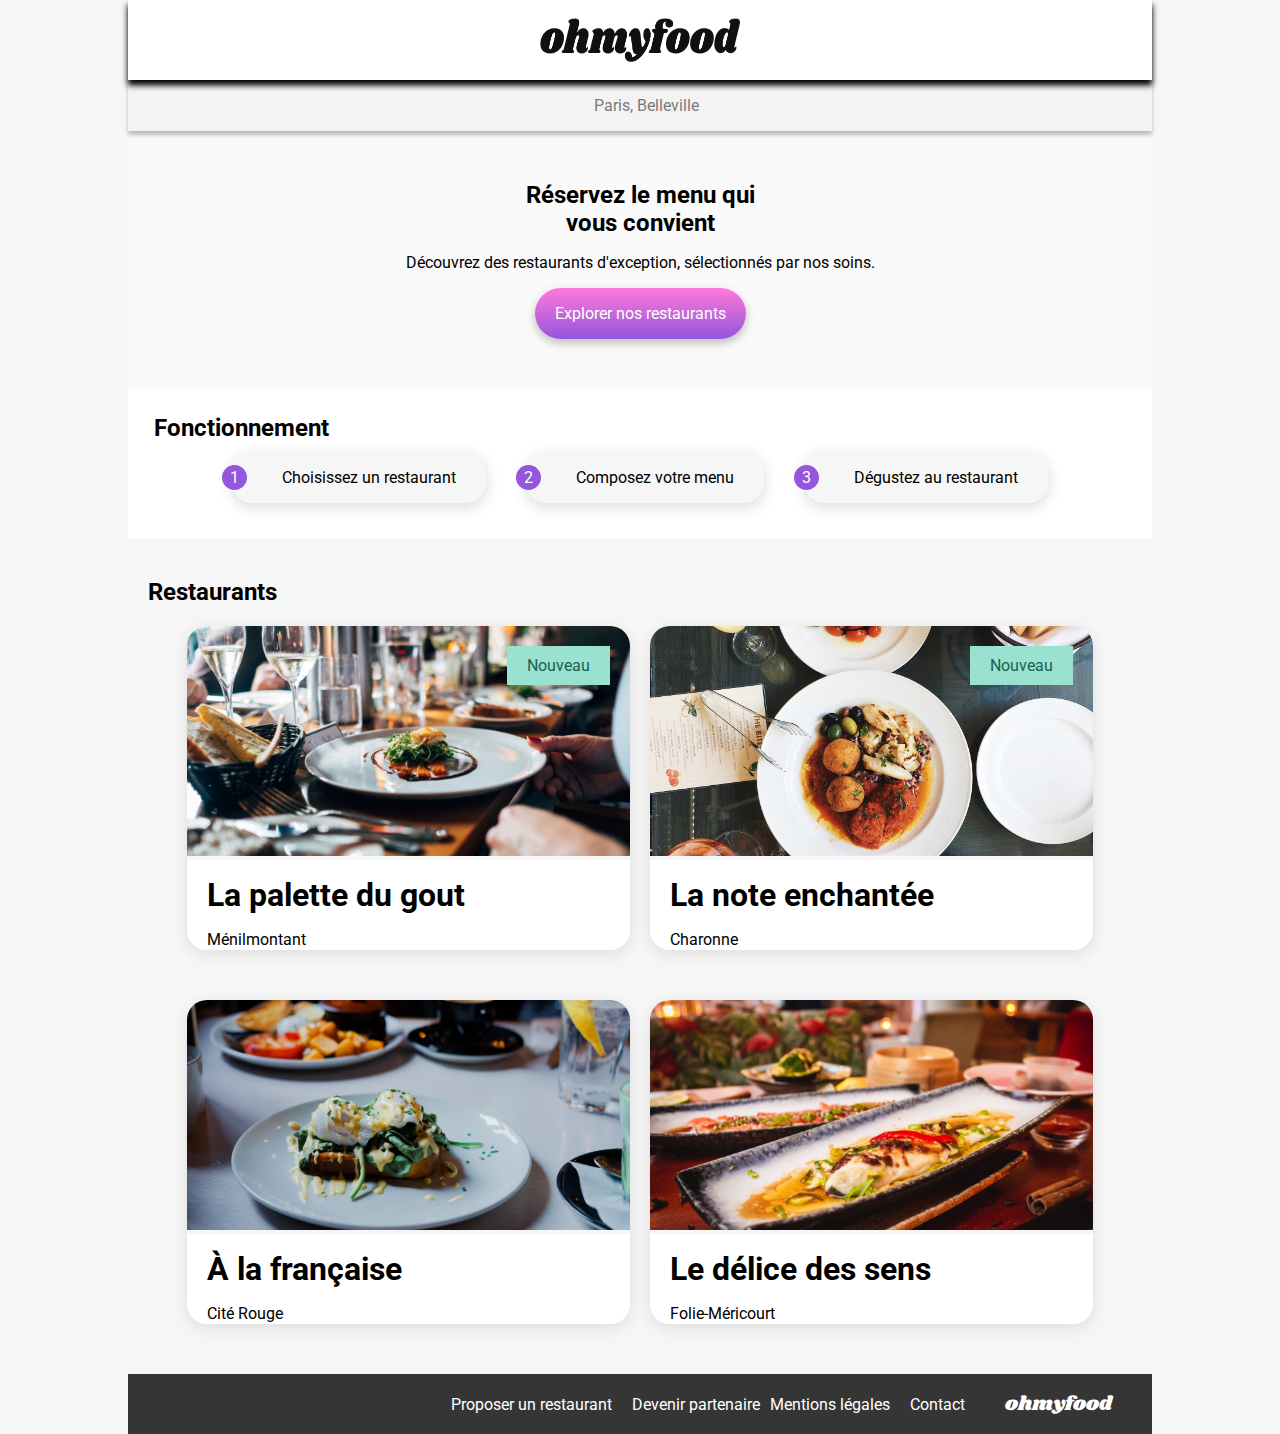
<file: index.html>
<!DOCTYPE html>
<html lang="en">

<head>
    <meta charset="UTF-8">
    <meta name="viewport" content="width=device-width, initial-scale=1.0">
    <title>OhMyFood</title>
    <link rel="preconnect" href="https://fonts.googleapis.com">
    <link rel="preconnect" href="https://fonts.gstatic.com" crossorigin>
    <link href="https://fonts.googleapis.com/css2?family=Roboto:ital,wght@0,100;0,300;0,400;0,500;0,700;0,900;1,100;1,300;1,400;1,500;1,700;1,900&display=swap" rel="stylesheet">
    <link href="https://fonts.googleapis.com/css2?family=Shrikhand&display=swap" rel="stylesheet">
    <link rel="stylesheet" href="https://cdnjs.cloudflare.com/ajax/libs/font-awesome/6.2.1/css/all.min.css" integrity="sha512-MV7K8+y+gLIBoVD59lQIYicR65iaqukzvf/nwasF0nqhPay5w/9lJmVM2hMDcnK1OnMGCdVK+iQrJ7lzPJQd1w==" crossorigin="anonymous" referrerpolicy="no-referrer">
    <link rel="stylesheet" href="./css/style.css">
    <link rel="stylesheet" href="./css/homepage.css" />
    <link rel="stylesheet" href="./css/animations.css" />
</head>

<body>

    <!-----------LOADING SPINNER --------->
    <div class="spinner">
        <div class="spinner__border">
            <div class="spinner__center"></div>
        </div>
    </div>
    <!----------- HEADER/LOCATION--------->
    <header>
        <div class="header">
            <a href="index.html"><img src="./images/logo/ohmyfood.png" class="header__logo" alt="logo OhMyFood"></a>
        </div>
    </header>
    <!----------- LOCATION --------->
    <main class="main">
        <div class="location">
            <div class="location__icon">
                <i class="fas fa-map-marker-alt"></i>
            </div>
            <div class="location__city">
                <p>Paris, Belleville</p>
            </div>
        </div>


        <!----------- HERO --------->
        <section class="hero">
            <div class="hero__container">
                <h2 class="hero__title">Réservez le menu qui vous convient</h2>
                <p class="hero__text">Découvrez des restaurants d'exception, sélectionnés par nos soins.</p>
                <div class="hero__button">
                    <a href="#restaurants">
                        <p>Explorer nos restaurants</p>
                    </a>
                </div>
            </div>
        </section>
    </main>
    <!----------- FONCTIONNEMENT --------->
    <section class="fonction">
        <div class="fonction__container">
            <h2 class="fonction__title">Fonctionnement</h2>
        </div>

        <div class="fonction__options">
            <div class="fonction__options-row">
                <div class="fonction__number">1</div>
                <div class="fonction__icon"><i class="fas fa-mobile-alt"></i></div>
                <p class="fonction__text">Choisissez un restaurant</p>
            </div>

            <div class="fonction__options-row">
                <div class="fonction__number">2</div>
                <div class="fonction__icon"><i class="fas fa-list-ul"></i></div>
                <p class="fonction__text">Composez votre menu</p>
            </div>

            <div class="fonction__options-row">
                <div class="fonction__number">3</div>
                <div class="fonction__icon"><i class="fas fa-store"></i></div>
                <p class="fonction__text">Dégustez au restaurant</p>
            </div>
        </div>
    </section>

    <!----------- RESTAURANTS --------->
    <section class="restaurants" id="restaurants">
        <h2 class="restaurants__title">Restaurants</h2>
        <div class="restaurants__liste">
            <div class="restaurants__card">
                <a href="restaurants/la-palette-du-gout.html">
                    <div class="restaurants__card-image">
                        <img src="./images/restaurants/jay-wennington-N_Y88TWmGwA-unsplash.jpg" alt="La palette du gout à Ménilmontant">
                        <!---------- BADGE/NOUVEAU ------->
                        <div class="restaurants__card-new">
                            <p>Nouveau</p>
                        </div>
                    </div>
                </a>
                <div class="restaurants__block">
                    <div class="restaurants__block-info">
                        <h3 class="restaurants__card-name">La palette du gout</h3>
                        <p class="restaurants__card-city">Ménilmontant</p>
                    </div>
                    <div class="restaurants-card-favorite">
                        <!-- pour mettre l'icone du coeur -->
                        <span class="heart">
                                <input type="checkbox" id="heart-checkbox-1" class="heart-checkbox" />
                                <label for="heart-checkbox-1" class="heart-label">
                                    <i class="fa-regular fa-heart heart-icon"></i>
                                    <i class="fa-solid fa-heart heart-icon solid-heart"></i>
                                </label>
                            </span>
                    </div>
                </div>
            </div>

            <div class="restaurants__card">
                <a href="restaurants/la-note-enchantee.html">
                    <div class="restaurants__card-image">
                        <img src="./images/restaurants/stil-u2Lp8tXIcjw-unsplash.jpg" alt="La note enchantée à Charonne">
                        <!---------- BADGE/NOUVEAU ------->
                        <div class="restaurants__card-new">
                            <p>Nouveau</p>
                        </div>
                    </div>
                </a>
                <div class="restaurants__block">
                    <div class="restaurants__block-info">
                        <h3 class="restaurants__card-name">La note enchantée</h3>
                        <p class="restaurants__card-city">Charonne</p>
                    </div>

                    <div class="restaurants-card-favorite">
                        <!-- pour mettre l'icone du coeur -->
                        <span class="heart">
                                <input type="checkbox" id="heart-checkbox-2" class="heart-checkbox" />
                                <label for="heart-checkbox-2" class="heart-label">
                                    <i class="fa-regular fa-heart heart-icon"></i>
                                    <i class="fa-solid fa-heart heart-icon solid-heart"></i>
                                </label>
                            </span>
                    </div>
                </div>
            </div>

            <div class="restaurants__card">
                <a href="restaurants/a-la-francaise.html">
                    <div class="restaurants__card-image">
                        <img src="./images/restaurants/toa-heftiba-DQKerTsQwi0-unsplash.jpg" alt="À la française à Cité Rouge">
                    </div>
                </a>

                <div class="restaurants__block">
                    <div class="restaurants__block-info">
                        <h3 class="restaurants__card-name">À la française</h3>
                        <p class="restaurants__card-city">Cité Rouge</p>
                    </div>

                    <div class="restaurants-card-favorite">
                        <!-- pour mettre l'icone du coeur -->
                        <span class="heart">
                                <input type="checkbox" id="heart-checkbox-3" class="heart-checkbox" />
                                <label for="heart-checkbox-3" class="heart-label">
                                    <i class="fa-regular fa-heart heart-icon"></i>
                                    <i class="fa-solid fa-heart heart-icon solid-heart"></i>
                                </label>
                            </span>
                    </div>
                </div>
            </div>

            <div class="restaurants__card">
                <a href="restaurants/le-delice-des-sens.html">
                    <div class="restaurants__card-image">
                        <img src="./images/restaurants/louis-hansel-shotsoflouis-qNBGVyOCY8Q-unsplash.jpg" alt="Le délice des sens à Folie-Méricourt ">
                    </div>
                </a>

                <div class="restaurants__block">
                    <div class="restaurants__block-info">
                        <h3 class="restaurants__card-name">Le délice des sens</h3>
                        <p class="restaurants__card-city">Folie-Méricourt</p>
                    </div>

                    <div class="restaurants-card-favorite"></div>
                    <!-- pour mettre l'icone du coeur -->
                    <span class="heart">
                            <input type="checkbox" id="heart-checkbox-4" class="heart-checkbox" />
                            <label for="heart-checkbox-4" class="heart-label">
                                <i class="fa-regular fa-heart heart-icon"></i>
                                <i class="fa-solid fa-heart heart-icon solid-heart"></i>
                            </label>
                        </span>
                </div>
            </div>
        </div>
    </section>
    <!----------- FOOTER --------->
    <footer class="footer">
        <div class="footer__block">
            <div class="footer-logo">
                <a href="index.html">ohmyfood</a>
            </div>

            <div class="footer__block-liens">
                <div class="footer__line">
                    <div class="footer__block-lien">
                        <i class="fa-solid fa-utensils"></i>
                    </div>
                    <h3 class="footer__block-link__title">Proposer un restaurant</h3>
                </div>

                <div class="footer__line">
                    <div class="footer__block-lien">
                        <i class="fas fa-hands-helping"></i>
                    </div>
                    <h3 class="footer__block-link__title">Devenir partenaire</h3>
                </div>

                <div class="footer__block-lien">
                    <h3 class="footer__block-link__title">Mentions légales</h3>
                </div>

                <div class="footer__block-lien">
                    <h3 class="footer__block-link__title"><a href="mailto:contact@ohmyfood.com">Contact</a></h3>
                </div>
            </div>
        </div>
    </footer>
</body>

</html>
</file>
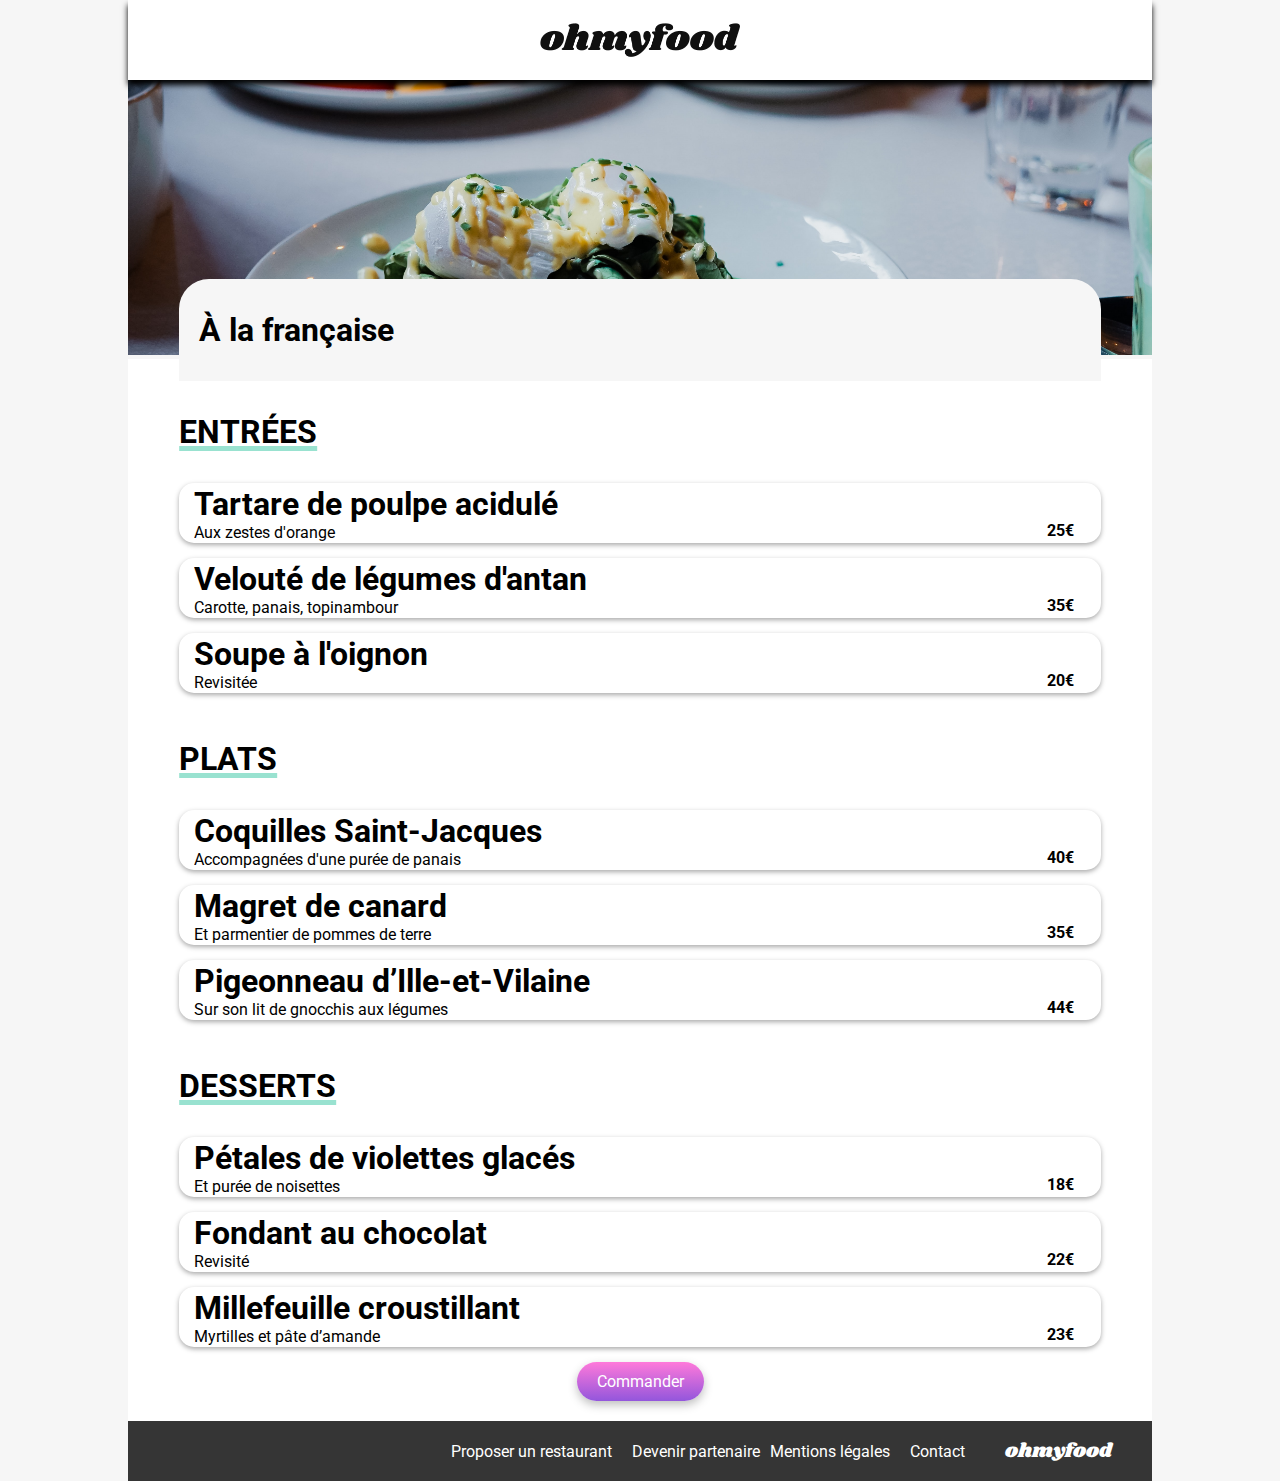
<file: restaurants/a-la-francaise.html>
<!DOCTYPE html>
<html lang="en">

<head>
    <meta charset="UTF-8">
    <meta name="viewport" content="width=device-width, initial-scale=1.0">
    <title>À la française</title>
    <link rel="preconnect" href="https://fonts.googleapis.com">
    <link rel="preconnect" href="https://fonts.gstatic.com" crossorigin>
    <link href="https://fonts.googleapis.com/css2?family=Roboto:ital,wght@0,100;0,300;0,400;0,500;0,700;0,900;1,100;1,300;1,400;1,500;1,700;1,900&display=swap" rel="stylesheet">
    <link href="https://fonts.googleapis.com/css2?family=Shrikhand&display=swap" rel="stylesheet">
    <link rel="stylesheet" href="https://cdnjs.cloudflare.com/ajax/libs/font-awesome/6.2.1/css/all.min.css" integrity="sha512-MV7K8+y+gLIBoVD59lQIYicR65iaqukzvf/nwasF0nqhPay5w/9lJmVM2hMDcnK1OnMGCdVK+iQrJ7lzPJQd1w==" crossorigin="anonymous" referrerpolicy="no-referrer">
    <link rel="stylesheet" href="../css/style.css" />
    <link rel="stylesheet" href="../css/restaurants.css" />
    <link rel="stylesheet" href="../css/animations.css" />
</head>

<body>

    <!----------- LOGO --------->
    <header>
        <div class="header__arrow-back">
            <a href="../index.html">
                <i class="fa-solid fa-arrow-left"></i>
            </a>
        </div>
        <img src="../images/logo/ohmyfood.png" alt="image de présentation du restaurant" class="header__logo">
    </header>
    <!----------- IMAGE --------->
    <div class="img">
        <img class="img__image" src="../images/restaurants/toa-heftiba-DQKerTsQwi0-unsplash.jpg" alt="À la française">
    </div>

    <!----------- TITRE --------->
    <section id="menu">
        <div class="menu__title">
            <div class="menu__title-header">
                <h2 class="menu__title-restaurant">À la française</h2>
                <div class="menu__title-favorite">
                    <!-- pour mettre l'icone du coeur -->
                    <span class="heart">
                        <input type="checkbox" id="heart-checkbox" class="heart-checkbox" />
                        <label for="heart-checkbox" class="heart-label">
                            <i class="fa-regular fa-heart heart-icon"></i>
                            <i class="fa-solid fa-heart heart-icon solid-heart"></i>
                        </label>
                    </span>
                </div>
            </div>
        </div>

        <!----------- MENU/CARD --------->
        <div class="menu__card">
            <div class="menu__card-txt">
                <h3 class="menu__card-title">ENTRÉES</h3>
            </div>
        </div>

        <article class="article__menu" id="article_1">
            <div class="description">
                <h4>Tartare de poulpe acidulé</h4>
                <p>Aux zestes d'orange</p>
            </div>
            <div class="menu__card-prix">25€</div>
            <div class="menu__card-choix">
                <i class="fa-solid fa-circle-check" aria-hidden="true"></i>
            </div>
        </article>

        <article class="article__menu" id="article_2">
            <div class="description">
                <h4>Velouté de légumes d'antan</h4>
                <p>Carotte, panais, topinambour</p>
            </div>
            <div class="menu__card-prix">35€</div>
            <div class="menu__card-choix">
                <i class="fa-solid fa-circle-check" aria-hidden="true"></i>
            </div>
        </article>

        <article class="article__menu" id="article_3">
            <div class="description">
                <h4>Soupe à l'oignon</h4>
                <p>Revisitée</p>
            </div>
            <div class="menu__card-prix">20€</div>
            <div class="menu__card-choix">
                <i class="fa-solid fa-circle-check" aria-hidden="true"></i>
            </div>
        </article>
        <div class="menu__card-txt">
            <h3 class="menu__card-title">PLATS</h3>
        </div>
        <article class="article__menu" id="article_4">
            <div class="description">
                <h4>Coquilles Saint-Jacques</h4>
                <p>Accompagnées d'une purée de panais</p>
            </div>
            <div class="menu__card-prix">40€</div>
            <div class="menu__card-choix">
                <i class="fa-solid fa-circle-check" aria-hidden="true"></i>
            </div>
        </article>

        <article class="article__menu" id="article_5">
            <div class="description">
                <h4>Magret de canard</h4>
                <p>Et parmentier de pommes de terre</p>
            </div>
            <div class="menu__card-prix">35€</div>
            <div class="menu__card-choix">
                <i class="fa-solid fa-circle-check" aria-hidden="true"></i>
            </div>
        </article>

        <article class="article__menu" id="article_6">
            <div class="description">
                <h4>Pigeonneau d’Ille-et-Vilaine</h4>
                <p>Sur son lit de gnocchis aux légumes</p>
            </div>
            <div class="menu__card-prix">44€</div>
            <div class="menu__card-choix">
                <i class="fa-solid fa-circle-check" aria-hidden="true"></i>
            </div>
        </article>

        <div class="menu__card-txt">
            <h3 class="menu__card-title">DESSERTS</h3>
        </div>

        <article class="article__menu" id="article_7">
            <div class="description">
                <h4>Pétales de violettes glacés</h4>
                <p>Et purée de noisettes</p>
            </div>
            <div class="menu__card-prix">18€</div>
            <div class="menu__card-choix">
                <i class="fa-solid fa-circle-check" aria-hidden="true"></i>
            </div>
        </article>

        <article class="article__menu" id="article_8">
            <div class="description">
                <h4>Fondant au chocolat</h4>
                <p>Revisité</p>
            </div>
            <div class="menu__card-prix">22€</div>
            <div class="menu__card-choix">
                <i class="fa-solid fa-circle-check" aria-hidden="true"></i>
            </div>
        </article>

        <article class="article__menu" id="article_9">
            <div class="description">
                <h4>Millefeuille croustillant</h4>
                <p>Myrtilles et pâte d’amande</p>
            </div>
            <div class="menu__card-prix">23€</div>
            <div class="menu__card-choix">
                <i class="fa-solid fa-circle-check" aria-hidden="true"></i>
            </div>
        </article>

        <!----------- COMMANDER --------->
        <div class="menu__commander-button">
            <div class="menu__button">Commander</div>
        </div>
    </section>


    <!----------- FOOTER --------->
    <footer class="footer">
        <div class="footer__block">
            <div class="footer-logo">
                <a href="index.html">ohmyfood</a>
            </div>

            <div class="footer__block-liens">
                <div class="footer__line">
                    <div class="footer__block-lien">
                        <i class="fa-solid fa-utensils"></i>
                    </div>
                    <h3 class="footer__block-link__title">Proposer un restaurant</h3>
                </div>

                <div class="footer__line">
                    <div class="footer__block-lien">
                        <i class="fas fa-hands-helping"></i>
                    </div>
                    <h3 class="footer__block-link__title">Devenir partenaire</h3>
                </div>

                <div class="footer__block-lien">
                    <h3 class="footer__block-link__title">Mentions légales</h3>
                </div>

                <div class="footer__block-lien">
                    <h3 class="footer__block-link__title"><a href="mailto:contact@ohmyfood.com">Contact</a></h3>
                </div>
            </div>
        </div>
    </footer>
</body>

</html>
</file>
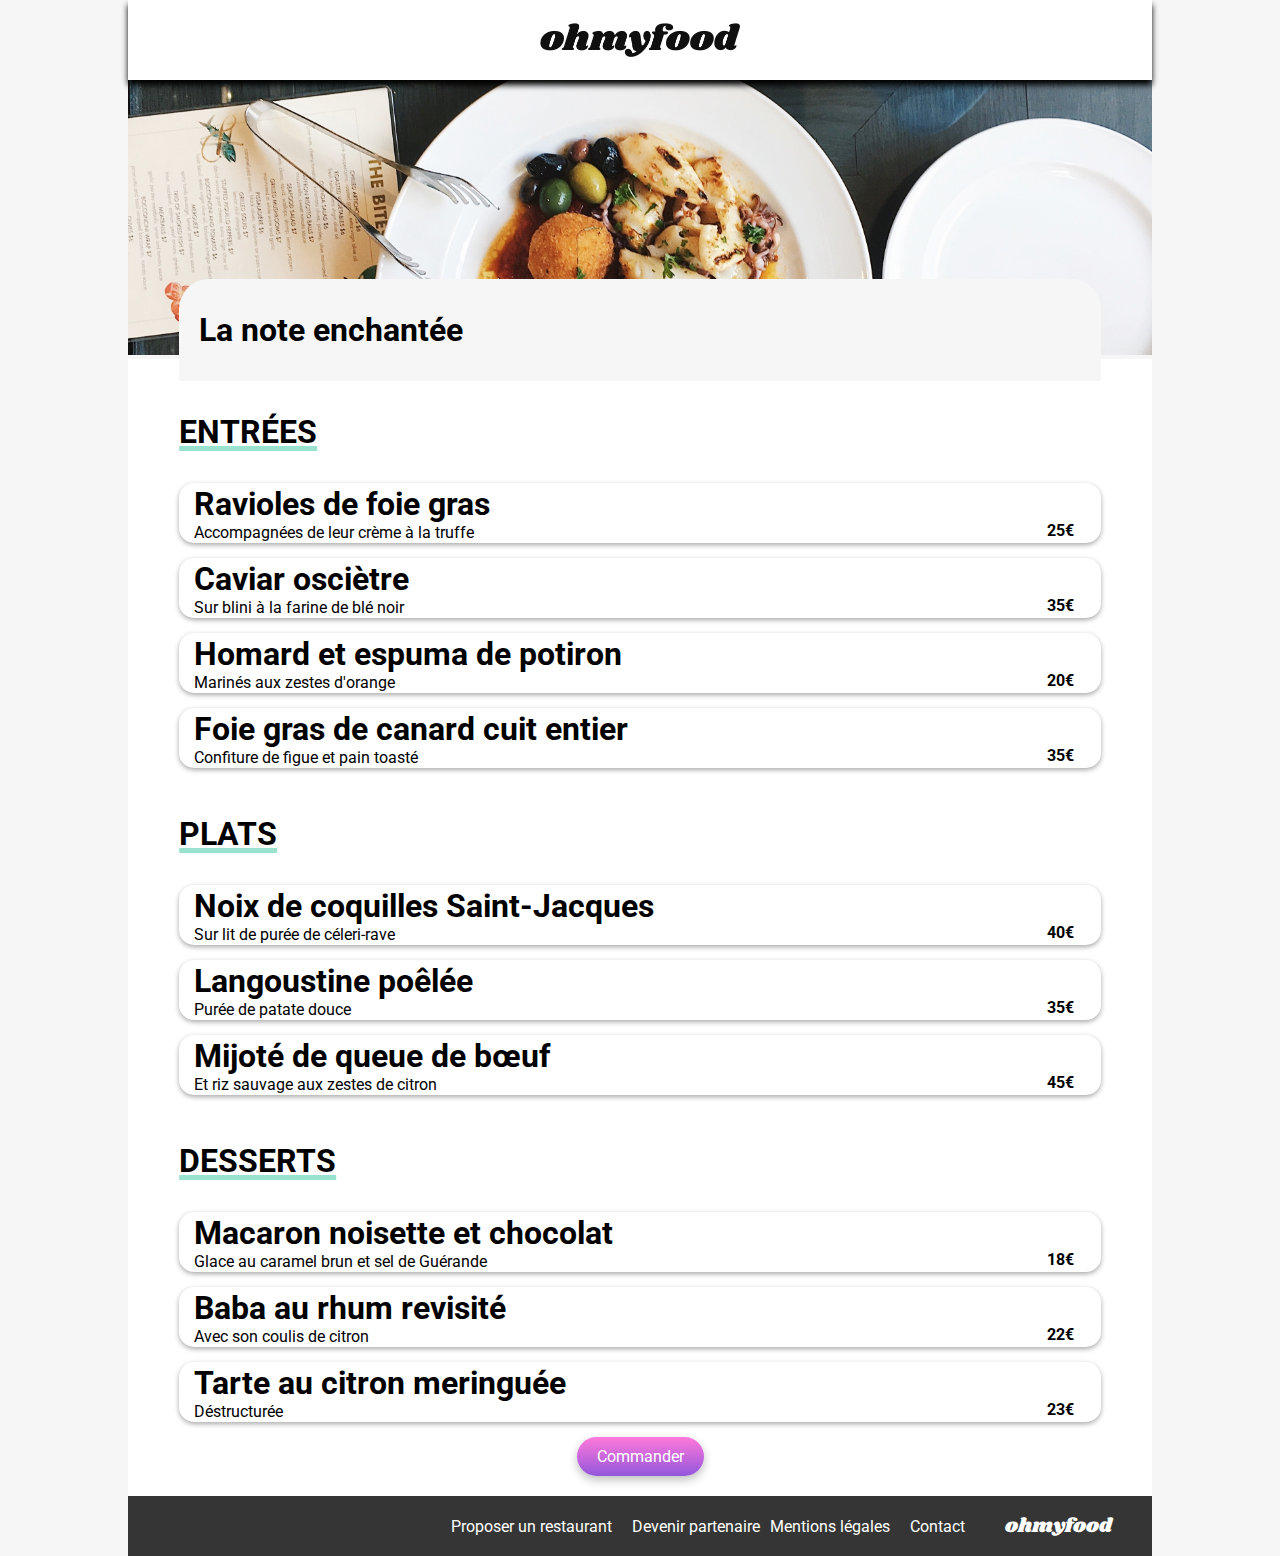
<file: restaurants/la-note-enchantee.html>
<!DOCTYPE html>
<html lang="en">

<head>
    <meta charset="UTF-8">
    <meta name="viewport" content="width=device-width, initial-scale=1.0">
    <title>La note enchantée</title>
    <link rel="preconnect" href="https://fonts.googleapis.com">
    <link rel="preconnect" href="https://fonts.gstatic.com" crossorigin>
    <link href="https://fonts.googleapis.com/css2?family=Roboto:ital,wght@0,100;0,300;0,400;0,500;0,700;0,900;1,100;1,300;1,400;1,500;1,700;1,900&display=swap" rel="stylesheet">
    <link href="https://fonts.googleapis.com/css2?family=Shrikhand&display=swap" rel="stylesheet">
    <link rel="stylesheet" href="https://cdnjs.cloudflare.com/ajax/libs/font-awesome/6.2.1/css/all.min.css" integrity="sha512-MV7K8+y+gLIBoVD59lQIYicR65iaqukzvf/nwasF0nqhPay5w/9lJmVM2hMDcnK1OnMGCdVK+iQrJ7lzPJQd1w==" crossorigin="anonymous" referrerpolicy="no-referrer">
    <link rel="stylesheet" href="../css/style.css" />
    <link rel="stylesheet" href="../css/restaurants.css" />
    <link rel="stylesheet" href="../css/animations.css" />
</head>

<body>

    <!----------- LOGO --------->
    <header>
        <div class="header__arrow-back">
            <a href="../index.html">
                <i class="fa-solid fa-arrow-left"></i>
            </a>
        </div>
        <img src="../images/logo/ohmyfood.png" alt="image de présentation du restaurant" class="header__logo">
    </header>
    <!----------- IMAGE --------->
    <div class="img">
        <img class="img__image" src="../images/restaurants/stil-u2Lp8tXIcjw-unsplash.jpg" alt="La note enchantée">
    </div>

    <!----------- TITRE --------->
    <section id="menu">
        <div class="menu__title">
            <div class="menu__title-header">
                <h2 class="menu__title-restaurant">La note enchantée</h2>
                <div class="menu__title-favorite">
                    <!-- pour mettre l'icone du coeur -->
                    <span class="heart">
                        <input type="checkbox" id="heart-checkbox" class="heart-checkbox" />
                        <label for="heart-checkbox" class="heart-label">
                            <i class="fa-regular fa-heart heart-icon"></i>
                            <i class="fa-solid fa-heart heart-icon solid-heart"></i>
                        </label>
                    </span>
                </div>
            </div>
        </div>

        <!----------- MENU/CARD --------->
        <div class="menu__card">
            <div class="menu__card-txt">
                <h3 class="menu__card-title">ENTRÉES</h3>
            </div>
        </div>

        <article class="article__menu" id="article_1">
            <div class="description">
                <h4>Ravioles de foie gras</h4>
                <p>Accompagnées de leur crème à la truffe</p>
            </div>
            <div class="menu__card-prix">25€</div>
            <div class="menu__card-choix">
                <i class="fa-solid fa-circle-check" aria-hidden="true"></i>
            </div>
        </article>

        <article class="article__menu" id="article_2">
            <div class="description">
                <h4>Caviar osciètre</h4>
                <p>Sur blini à la farine de blé noir</p>
            </div>
            <div class="menu__card-prix">35€</div>
            <div class="menu__card-choix">
                <i class="fa-solid fa-circle-check" aria-hidden="true"></i>
            </div>
        </article>

        <article class="article__menu" id="article_3">
            <div class="description">
                <h4>Homard et espuma de potiron</h4>
                <p>Marinés aux zestes d'orange</p>
            </div>
            <div class="menu__card-prix">20€</div>
            <div class="menu__card-choix">
                <i class="fa-solid fa-circle-check" aria-hidden="true"></i>
            </div>
        </article>

        <article class="article__menu" id="article_4">
            <div class="description">
                <h4>Foie gras de canard cuit entier</h4>
                <p>Confiture de figue et pain toasté</p>
            </div>
            <div class="menu__card-prix">35€</div>
            <div class="menu__card-choix">
                <i class="fa-solid fa-circle-check" aria-hidden="true"></i>
            </div>
        </article>


        <div class="menu__card-txt">
            <h3 class="menu__card-title">PLATS</h3>
        </div>
        <article class="article__menu" id="article_5">
            <div class="description">
                <h4>Noix de coquilles Saint-Jacques </h4>
                <p>Sur lit de purée de céleri-rave</p>
            </div>
            <div class="menu__card-prix">40€</div>
            <div class="menu__card-choix">
                <i class="fa-solid fa-circle-check" aria-hidden="true"></i>
            </div>
        </article>

        <article class="article__menu" id="article_6">
            <div class="description">
                <h4>Langoustine poêlée</h4>
                <p>Purée de patate douce</p>
            </div>
            <div class="menu__card-prix">35€</div>
            <div class="menu__card-choix">
                <i class="fa-solid fa-circle-check" aria-hidden="true"></i>
            </div>
        </article>

        <article class="article__menu" id="article_7">
            <div class="description">
                <h4>Mijoté de queue de bœuf</h4>
                <p>Et riz sauvage aux zestes de citron</p>
            </div>
            <div class="menu__card-prix">45€</div>
            <div class="menu__card-choix">
                <i class="fa-solid fa-circle-check" aria-hidden="true"></i>
            </div>
        </article>

        <div class="menu__card-txt">
            <h3 class="menu__card-title">DESSERTS</h3>
        </div>

        <article class="article__menu" id="article_8">
            <div class="description">
                <h4>Macaron noisette et chocolat</h4>
                <p>Glace au caramel brun et sel de Guérande</p>
            </div>
            <div class="menu__card-prix">18€</div>
            <div class="menu__card-choix">
                <i class="fa-solid fa-circle-check" aria-hidden="true"></i>
            </div>
        </article>

        <article class="article__menu" id="article_9">
            <div class="description">
                <h4>Baba au rhum revisité </h4>
                <p>Avec son coulis de citron</p>
            </div>
            <div class="menu__card-prix">22€</div>
            <div class="menu__card-choix">
                <i class="fa-solid fa-circle-check" aria-hidden="true"></i>
            </div>
        </article>

        <article class="article__menu" id="article_10">
            <div class="description">
                <h4>Tarte au citron meringuée</h4>
                <p>Déstructurée</p>
            </div>
            <div class="menu__card-prix">23€</div>
            <div class="menu__card-choix">
                <i class="fa-solid fa-circle-check" aria-hidden="true"></i>
            </div>
        </article>

        <!----------- COMMANDER --------->
        <div class="menu__commander-button">
            <div class="menu__button">Commander</div>
        </div>
    </section>


    <!----------- FOOTER --------->
    <footer class="footer">
        <div class="footer__block">
            <div class="footer-logo">
                <a href="index.html">ohmyfood</a>
            </div>

            <div class="footer__block-liens">
                <div class="footer__line">
                    <div class="footer__block-lien">
                        <i class="fa-solid fa-utensils"></i>
                    </div>
                    <h3 class="footer__block-link__title">Proposer un restaurant</h3>
                </div>

                <div class="footer__line">
                    <div class="footer__block-lien">
                        <i class="fas fa-hands-helping"></i>
                    </div>
                    <h3 class="footer__block-link__title">Devenir partenaire</h3>
                </div>

                <div class="footer__block-lien">
                    <h3 class="footer__block-link__title">Mentions légales</h3>
                </div>

                <div class="footer__block-lien">
                    <h3 class="footer__block-link__title"><a href="mailto:contact@ohmyfood.com">Contact</a></h3>
                </div>
            </div>
        </div>
    </footer>
</body>

</html>
</file>
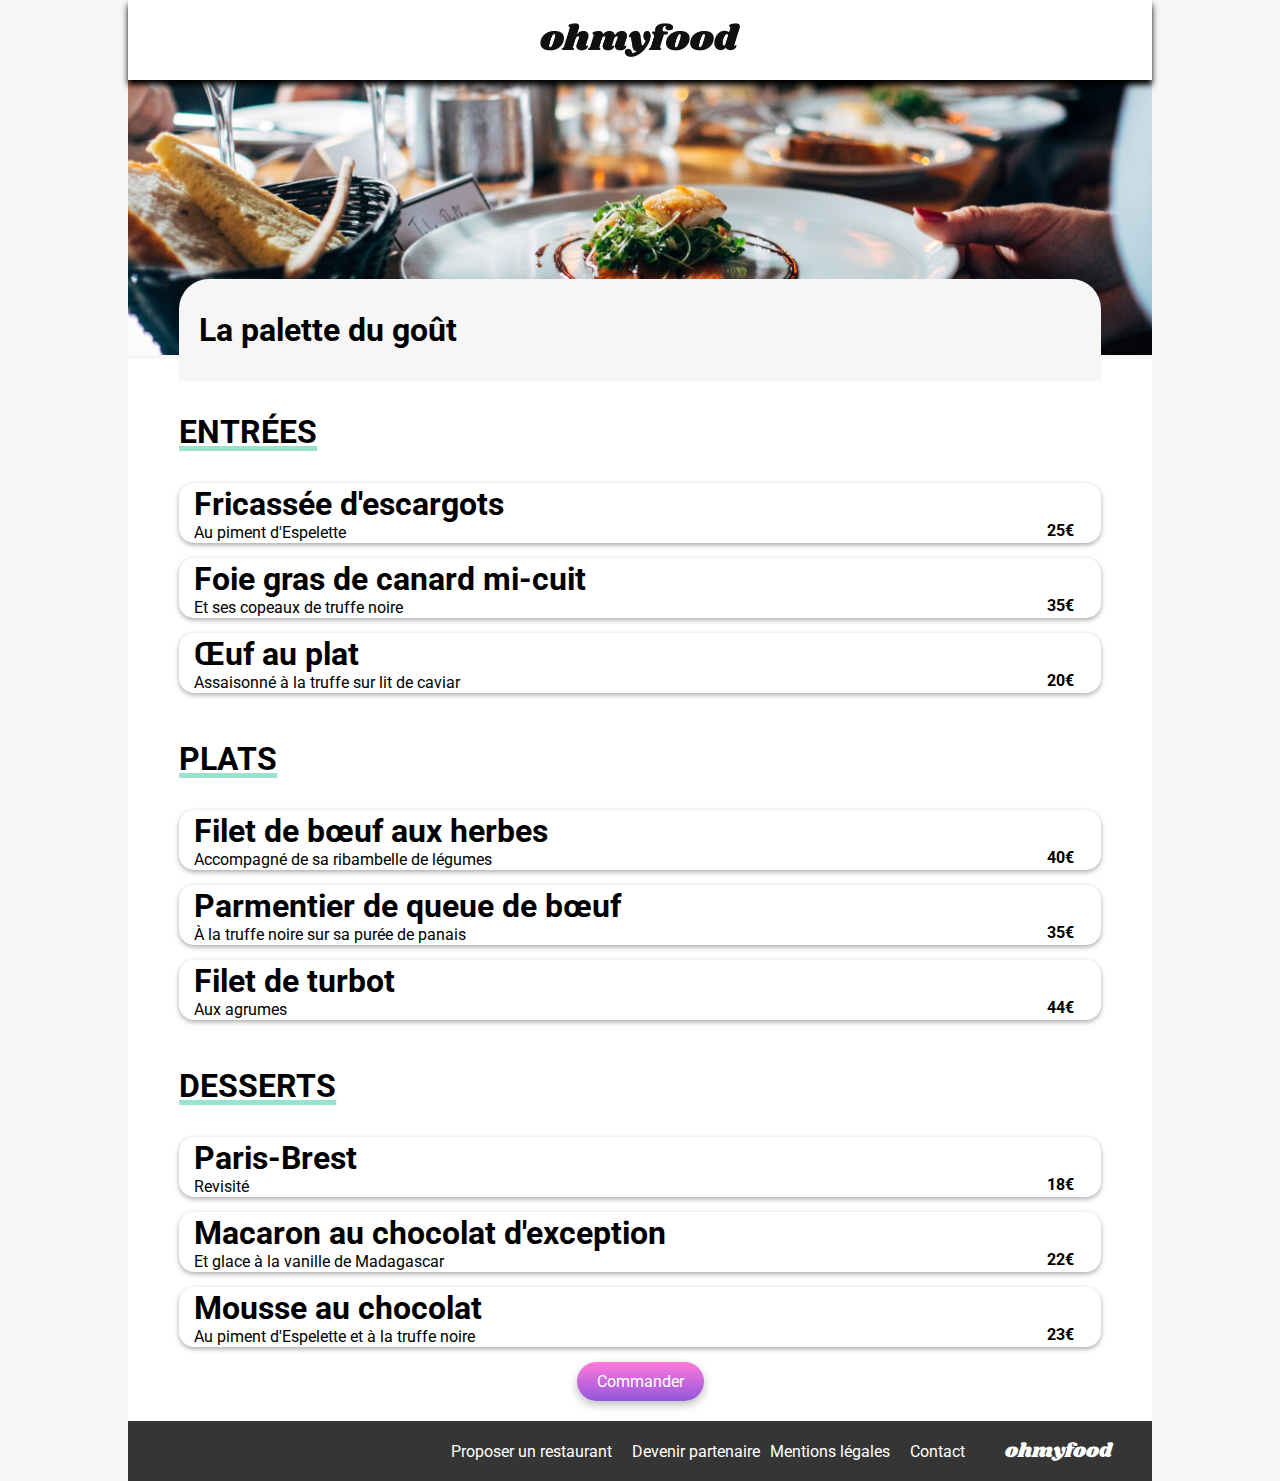
<file: restaurants/la-palette-du-gout.html>
<!DOCTYPE html>
<html lang="en">

<head>
    <meta charset="UTF-8">
    <meta name="viewport" content="width=device-width, initial-scale=1.0">
    <title>La palette du goût</title>
    <link rel="preconnect" href="https://fonts.googleapis.com">
    <link rel="preconnect" href="https://fonts.gstatic.com" crossorigin>
    <link href="https://fonts.googleapis.com/css2?family=Roboto:ital,wght@0,100;0,300;0,400;0,500;0,700;0,900;1,100;1,300;1,400;1,500;1,700;1,900&display=swap" rel="stylesheet">
    <link href="https://fonts.googleapis.com/css2?family=Shrikhand&display=swap" rel="stylesheet">
    <link rel="stylesheet" href="https://cdnjs.cloudflare.com/ajax/libs/font-awesome/6.2.1/css/all.min.css" integrity="sha512-MV7K8+y+gLIBoVD59lQIYicR65iaqukzvf/nwasF0nqhPay5w/9lJmVM2hMDcnK1OnMGCdVK+iQrJ7lzPJQd1w==" crossorigin="anonymous" referrerpolicy="no-referrer">
    <link rel="stylesheet" href="../css/style.css" />
    <link rel="stylesheet" href="../css/restaurants.css" />
    <link rel="stylesheet" href="../css/animations.css" />
</head>

<body>

    <!----------- LOGO --------->
    <header>
        <div class="header__arrow-back">
            <a href="../index.html">
                <i class="fa-solid fa-arrow-left"></i>
            </a>
        </div>
        <img src="../images/logo/ohmyfood.png" alt="image de présentation du restaurant" class="header__logo">
    </header>
    <!----------- IMAGE --------->
    <div class="img">
        <img class="img__image" src="../images/restaurants/jay-wennington-N_Y88TWmGwA-unsplash.jpg" alt="La palette du goût">
    </div>

    <!----------- TITRE --------->
    <section id="menu">
        <div class="menu__title">
            <div class="menu__title-header">
                <h2 class="menu__title-restaurant">La palette du goût</h2>
                <div class="menu__title-favorite">
                    <!-- pour mettre l'icone du coeur -->
                    <span class="heart">
                        <input type="checkbox" id="heart-checkbox" class="heart-checkbox" />
                        <label for="heart-checkbox" class="heart-label">
                            <i class="fa-regular fa-heart heart-icon"></i>
                            <i class="fa-solid fa-heart heart-icon solid-heart"></i>
                        </label>
                    </span>
                </div>
            </div>
        </div>

        <!----------- MENU/CARD --------->
        <div class="menu__card">
            <div class="menu__card-txt">
                <h3 class="menu__card-title">ENTRÉES</h3>
            </div>
        </div>

        <article class="article__menu" id="article_1">
            <div class="description">
                <h4>Fricassée d'escargots</h4>
                <p>Au piment d'Espelette</p>
            </div>
            <div class="menu__card-prix">25€</div>
            <div class="menu__card-choix">
                <i class="fa-solid fa-circle-check" aria-hidden="true"></i>
            </div>
        </article>

        <article class="article__menu" id="article_2">
            <div class="description">
                <h4>Foie gras de canard mi-cuit</h4>
                <p>Et ses copeaux de truffe noire</p>
            </div>
            <div class="menu__card-prix">35€</div>
            <div class="menu__card-choix">
                <i class="fa-solid fa-circle-check" aria-hidden="true"></i>
            </div>
        </article>

        <article class="article__menu" id="article_3">
            <div class="description">
                <h4>Œuf au plat</h4>
                <p>Assaisonné à la truffe sur lit de caviar</p>
            </div>
            <div class="menu__card-prix">20€</div>
            <div class="menu__card-choix">
                <i class="fa-solid fa-circle-check" aria-hidden="true"></i>
            </div>
        </article>
        <div class="menu__card-txt">
            <h3 class="menu__card-title">PLATS</h3>
        </div>
        <article class="article__menu" id="article_4">
            <div class="description">
                <h4>Filet de bœuf aux herbes</h4>
                <p>Accompagné de sa ribambelle de légumes</p>
            </div>
            <div class="menu__card-prix">40€</div>
            <div class="menu__card-choix">
                <i class="fa-solid fa-circle-check" aria-hidden="true"></i>
            </div>
        </article>

        <article class="article__menu" id="article_5">
            <div class="description">
                <h4>Parmentier de queue de bœuf</h4>
                <p>À la truffe noire sur sa purée de panais</p>
            </div>
            <div class="menu__card-prix">35€</div>
            <div class="menu__card-choix">
                <i class="fa-solid fa-circle-check" aria-hidden="true"></i>
            </div>
        </article>

        <article class="article__menu" id="article_6">
            <div class="description">
                <h4>Filet de turbot</h4>
                <p>Aux agrumes</p>
            </div>
            <div class="menu__card-prix">44€</div>
            <div class="menu__card-choix">
                <i class="fa-solid fa-circle-check" aria-hidden="true"></i>
            </div>
        </article>

        <div class="menu__card-txt">
            <h3 class="menu__card-title">DESSERTS</h3>
        </div>

        <article class="article__menu" id="article_7">
            <div class="description">
                <h4>Paris-Brest</h4>
                <p>Revisité</p>
            </div>
            <div class="menu__card-prix">18€</div>
            <div class="menu__card-choix">
                <i class="fa-solid fa-circle-check" aria-hidden="true"></i>
            </div>
        </article>

        <article class="article__menu" id="article_8">
            <div class="description">
                <h4>Macaron au chocolat d'exception </h4>
                <p>Et glace à la vanille de Madagascar</p>
            </div>
            <div class="menu__card-prix">22€</div>
            <div class="menu__card-choix">
                <i class="fa-solid fa-circle-check" aria-hidden="true"></i>
            </div>
        </article>

        <article class="article__menu" id="article_9">
            <div class="description">
                <h4>Mousse au chocolat </h4>
                <p>Au piment d'Espelette et à la truffe noire</p>
            </div>
            <div class="menu__card-prix">23€</div>
            <div class="menu__card-choix">
                <i class="fa-solid fa-circle-check" aria-hidden="true"></i>
            </div>
        </article>

        <!----------- COMMANDER --------->
        <div class="menu__commander-button">
            <div class="menu__button">Commander</div>
        </div>
    </section>


    <!----------- FOOTER --------->
    <footer class="footer">
        <div class="footer__block">
            <div class="footer-logo">
                <a href="index.html">ohmyfood</a>
            </div>

            <div class="footer__block-liens">
                <div class="footer__line">
                    <div class="footer__block-lien">
                        <i class="fa-solid fa-utensils"></i>
                    </div>
                    <h3 class="footer__block-link__title">Proposer un restaurant</h3>
                </div>

                <div class="footer__line">
                    <div class="footer__block-lien">
                        <i class="fas fa-hands-helping"></i>
                    </div>
                    <h3 class="footer__block-link__title">Devenir partenaire</h3>
                </div>

                <div class="footer__block-lien">
                    <h3 class="footer__block-link__title">Mentions légales</h3>
                </div>

                <div class="footer__block-lien">
                    <h3 class="footer__block-link__title"><a href="mailto:contact@ohmyfood.com">Contact</a></h3>
                </div>
            </div>
        </div>
    </footer>
</body>

</html>
</file>
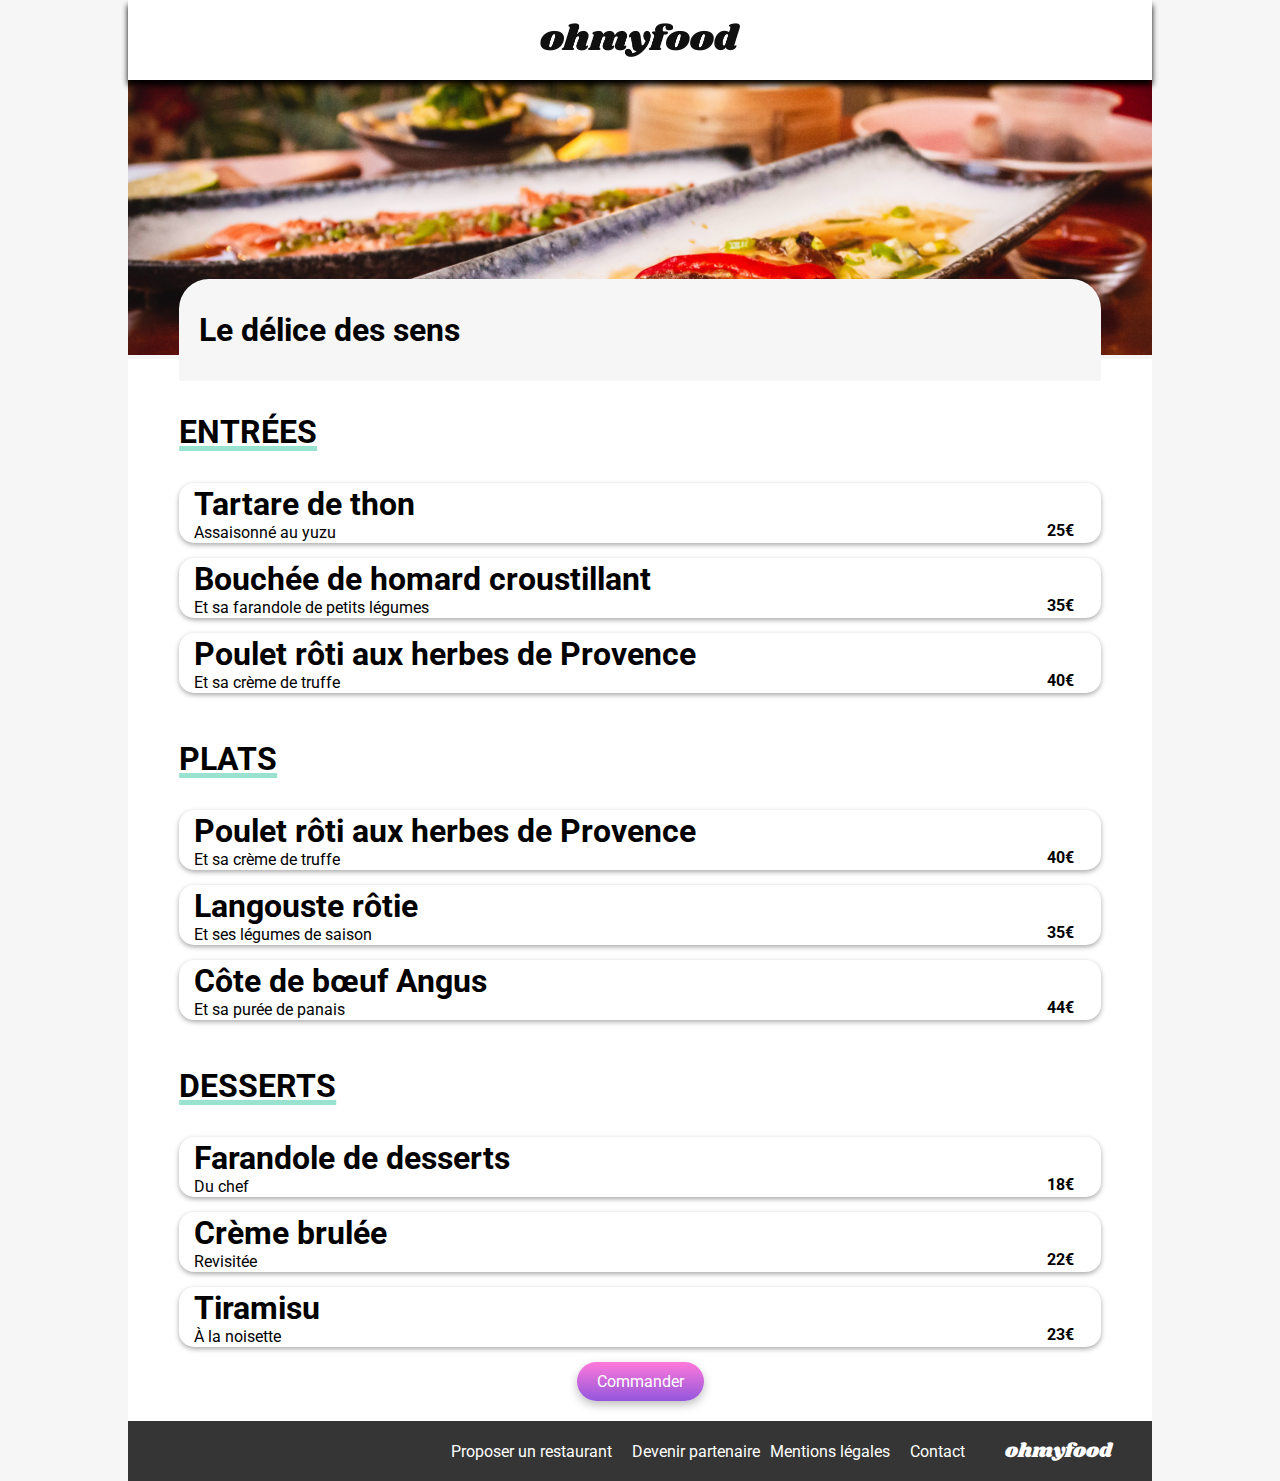
<file: restaurants/le-delice-des-sens.html>
<!DOCTYPE html>
<html lang="en">

<head>
    <meta charset="UTF-8">
    <meta name="viewport" content="width=device-width, initial-scale=1.0">
    <title>Le délice des sens</title>
    <link rel="preconnect" href="https://fonts.googleapis.com">
    <link rel="preconnect" href="https://fonts.gstatic.com" crossorigin>
    <link href="https://fonts.googleapis.com/css2?family=Roboto:ital,wght@0,100;0,300;0,400;0,500;0,700;0,900;1,100;1,300;1,400;1,500;1,700;1,900&display=swap" rel="stylesheet">
    <link href="https://fonts.googleapis.com/css2?family=Shrikhand&display=swap" rel="stylesheet">
    <link rel="stylesheet" href="https://cdnjs.cloudflare.com/ajax/libs/font-awesome/6.2.1/css/all.min.css" integrity="sha512-MV7K8+y+gLIBoVD59lQIYicR65iaqukzvf/nwasF0nqhPay5w/9lJmVM2hMDcnK1OnMGCdVK+iQrJ7lzPJQd1w==" crossorigin="anonymous" referrerpolicy="no-referrer">
    <link rel="stylesheet" href="../css/style.css" />
    <link rel="stylesheet" href="../css/restaurants.css" />
    <link rel="stylesheet" href="../css/animations.css" />
</head>

<body>

    <!----------- LOGO --------->
    <header>
        <div class="header__arrow-back">
            <a href="../index.html">
                <i class="fa-solid fa-arrow-left"></i>
            </a>
        </div>
        <img src="../images/logo/ohmyfood.png" alt="image de présentation du restaurant" class="header__logo">
    </header>
    <!----------- IMAGE --------->
    <div class="img">
        <img class="img__image" src="../images/restaurants/louis-hansel-shotsoflouis-qNBGVyOCY8Q-unsplash.jpg" alt="Le délice des sens">
    </div>

    <!----------- TITRE --------->
    <section id="menu">
        <div class="menu__title">
            <div class="menu__title-header">
                <h2 class="menu__title-restaurant">Le délice des sens</h2>
                <div class="menu__title-favorite">
                    <!-- pour mettre l'icone du coeur -->
                    <span class="heart">
                        <input type="checkbox" id="heart-checkbox" class="heart-checkbox" />
                        <label for="heart-checkbox" class="heart-label">
                            <i class="fa-regular fa-heart heart-icon"></i>
                            <i class="fa-solid fa-heart heart-icon solid-heart"></i>
                        </label>
                    </span>
                </div>
            </div>
        </div>

        <!----------- MENU/CARD --------->
        <div class="menu__card">
            <div class="menu__card-txt">
                <h3 class="menu__card-title">ENTRÉES</h3>
            </div>
        </div>

        <article class="article__menu" id="article_1">
            <div class="description">
                <h4>Tartare de thon</h4>
                <p>Assaisonné au yuzu</p>
            </div>
            <div class="menu__card-prix">25€</div>
            <div class="menu__card-choix">
                <i class="fa-solid fa-circle-check" aria-hidden="true"></i>
            </div>
        </article>

        <article class="article__menu" id="article_2">
            <div class="description">
                <h4>Bouchée de homard croustillant</h4>
                <p>Et sa farandole de petits légumes</p>
            </div>
            <div class="menu__card-prix">35€</div>
            <div class="menu__card-choix">
                <i class="fa-solid fa-circle-check" aria-hidden="true"></i>
            </div>
        </article>

        <article class="article__menu" id="article_3">
            <div class="description">
                <h4>Poulet rôti aux herbes de Provence </h4>
                <p>Et sa crème de truffe</p>
            </div>
            <div class="menu__card-prix">40€</div>
            <div class="menu__card-choix">
                <i class="fa-solid fa-circle-check" aria-hidden="true"></i>
            </div>
        </article>
        <div class="menu__card-txt">
            <h3 class="menu__card-title">PLATS</h3>
        </div>
        <article class="article__menu" id="article_4">
            <div class="description">
                <h4>Poulet rôti aux herbes de Provence </h4>
                <p>Et sa crème de truffe</p>
            </div>
            <div class="menu__card-prix">40€</div>
            <div class="menu__card-choix">
                <i class="fa-solid fa-circle-check" aria-hidden="true"></i>
            </div>
        </article>

        <article class="article__menu" id="article_5">
            <div class="description">
                <h4>Langouste rôtie</h4>
                <p>Et ses légumes de saison</p>
            </div>
            <div class="menu__card-prix">35€</div>
            <div class="menu__card-choix">
                <i class="fa-solid fa-circle-check" aria-hidden="true"></i>
            </div>
        </article>

        <article class="article__menu" id="article_6">
            <div class="description">
                <h4>Côte de bœuf Angus</h4>
                <p>Et sa purée de panais</p>
            </div>
            <div class="menu__card-prix">44€</div>
            <div class="menu__card-choix">
                <i class="fa-solid fa-circle-check" aria-hidden="true"></i>
            </div>
        </article>

        <div class="menu__card-txt">
            <h3 class="menu__card-title">DESSERTS</h3>
        </div>

        <article class="article__menu" id="article_7">
            <div class="description">
                <h4>Farandole de desserts</h4>
                <p>Du chef</p>
            </div>
            <div class="menu__card-prix">18€</div>
            <div class="menu__card-choix">
                <i class="fa-solid fa-circle-check" aria-hidden="true"></i>
            </div>
        </article>

        <article class="article__menu" id="article_8">
            <div class="description">
                <h4>Crème brulée</h4>
                <p>Revisitée</p>
            </div>
            <div class="menu__card-prix">22€</div>
            <div class="menu__card-choix">
                <i class="fa-solid fa-circle-check" aria-hidden="true"></i>
            </div>
        </article>

        <article class="article__menu" id="article_9">
            <div class="description">
                <h4>Tiramisu</h4>
                <p>À la noisette</p>
            </div>
            <div class="menu__card-prix">23€</div>
            <div class="menu__card-choix">
                <i class="fa-solid fa-circle-check" aria-hidden="true"></i>
            </div>
        </article>

        <!----------- COMMANDER --------->
        <div class="menu__commander-button">
            <div class="menu__button">Commander</div>
        </div>
    </section>


    <!----------- FOOTER --------->
    <footer class="footer">
        <div class="footer__block">
            <div class="footer-logo">
                <a href="index.html">ohmyfood</a>
            </div>

            <div class="footer__block-liens">
                <div class="footer__line">
                    <div class="footer__block-lien">
                        <i class="fa-solid fa-utensils"></i>
                    </div>
                    <h3 class="footer__block-link__title">Proposer un restaurant</h3>
                </div>

                <div class="footer__line">
                    <div class="footer__block-lien">
                        <i class="fas fa-hands-helping"></i>
                    </div>
                    <h3 class="footer__block-link__title">Devenir partenaire</h3>
                </div>

                <div class="footer__block-lien">
                    <h3 class="footer__block-link__title">Mentions légales</h3>
                </div>

                <div class="footer__block-lien">
                    <h3 class="footer__block-link__title"><a href="mailto:contact@ohmyfood.com">Contact</a></h3>
                </div>
            </div>
        </div>
    </footer>
</body>

</html>
</file>
<file: css/style.css>
@charset "UTF-8";

/************ General ***********/

* {
    font-family: "Roboto", sans-serif;
    -webkit-box-sizing: border-box;
    box-sizing: border-box;
    -webkit-box-pack: center;
    -webkit-box-direction: normal;
    -webkit-box-orient: vertical;
    -webkit-box-align: center;
}

h1 {
    font-family: "Shrikhand", serif;
}

html {
    max-width: 1920px !important;
    margin-left: auto;
    margin-right: auto;
}

body {
    margin: auto !important;
}

:root {
    --main-color: #F3F3F3;
    --main-bg-color: #99E2D0;
    --filter-bg-color: #DEEBFF;
}


/************ variable pour média queries ***********/


/* Small devices (phones, less than 768px) */

html {
    min-width: 450px;
    max-width: 768px;
}

header {
    height: 80px;
    display: block;
    -webkit-box-pack: center;
    -ms-flex-pack: center;
    justify-content: center;
    -webkit-box-align: center;
    -ms-flex-align: center;
    align-items: center;
    -webkit-box-orient: vertical;
    -webkit-box-direction: normal;
    -ms-flex-direction: column;
    flex-direction: column;
    background-position: center;
    background-size: cover;
    -webkit-box-shadow: 0px 5px 6px 0px;
    box-shadow: 0px 5px 6px 0px;
    position: relative;
}

.header__logo {
    height: 44px;
    width: 200px;
    display: block;
    margin: auto;
}

body {
    -webkit-box-sizing: border-box;
    box-sizing: border-box;
    margin: 0;
    font-family: "Roboto", sans-serif;
    max-width: 1024px;
}

header {
    display: block;
    unicode-bidi: -webkit-isolate;
    unicode-bidi: isolate;
}

a {
    text-decoration: none;
    color: white;
}

main.container {
    display: -webkit-box;
    display: -ms-flexbox;
    display: flex;
    unicode-bidi: -webkit-isolate;
    unicode-bidi: isolate;
}

.fa,
.fas {
    font-weight: 900;
}

.fas {
    font-family: "Font Awesome 5 free";
}

.section {
    display: block;
    unicode-bidi: -webkit-isolate;
    unicode-bidi: isolate;
    margin: 0;
    font-size: 22px;
}

h1 {
    display: block;
    -webkit-margin-before: 1em;
    margin-block-start: 1em;
    -webkit-margin-after: 1em;
    margin-block-end: 1em;
    -webkit-margin-start: 0px;
    margin-inline-start: 0px;
    -webkit-margin-end: 0px;
    margin-inline-end: 0px;
    unicode-bidi: -webkit-isolate;
    unicode-bidi: isolate;
}

h2 {
    display: block;
    -webkit-margin-before: 1em;
    margin-block-start: 1em;
    -webkit-margin-after: 1em;
    margin-block-end: 1em;
    -webkit-margin-start: 0px;
    margin-inline-start: 0px;
    -webkit-margin-end: 0px;
    margin-inline-end: 0px;
    unicode-bidi: -webkit-isolate;
    unicode-bidi: isolate;
}

h3 {
    display: block;
    -webkit-margin-before: 1em;
    margin-block-start: 1em;
    -webkit-margin-after: 1em;
    margin-block-end: 1em;
    -webkit-margin-start: 0px;
    margin-inline-start: 0px;
    -webkit-margin-after: 0px;
    margin-block-end: 0px;
    unicode-bidi: -webkit-isolate;
    unicode-bidi: isolate;
}

p {
    display: block;
    -webkit-margin-before: 1em;
    margin-block-start: 1em;
    -webkit-margin-after: 1em;
    margin-block-end: 1em;
    -webkit-margin-start: 0px;
    margin-inline-start: 0px;
    -webkit-margin-end: 0px;
    margin-inline-end: 0px;
    unicode-bidi: -webkit-isolate;
    unicode-bidi: isolate;
}

nav {
    display: -webkit-box;
    display: -ms-flexbox;
    display: flex;
    height: 30px;
}


/*************** Header *********/

header {
    height: 80px;
    display: -webkit-box;
    display: -ms-flexbox;
    display: flex;
    -webkit-box-pack: center;
    -ms-flex-pack: center;
    justify-content: center;
    -webkit-box-align: center;
    -ms-flex-align: center;
    align-items: center;
    -webkit-box-orient: vertical;
    -webkit-box-direction: normal;
    -ms-flex-direction: column;
    flex-direction: column;
    background-position: center;
    background-size: cover;
    -webkit-box-shadow: 0px 2px 4px 0px #00000026;
    box-shadow: 0px 2px 4px 0px #00000026;
    position: relative;
    z-index: 2;
}

.header__logo {
    font-family: "Shrikhand", cursive;
    margin: 0;
    color: black;
}


/************** Location *************/

main {
    display: -webkit-box;
    display: -ms-flexbox;
    display: flex;
    -webkit-box-pack: center;
    -ms-flex-pack: center;
    justify-content: center;
    -webkit-box-align: center;
    -ms-flex-align: center;
    align-items: center;
    -webkit-box-orient: vertical;
    -webkit-box-direction: normal;
    -ms-flex-direction: column;
    flex-direction: column;
    margin: 0;
    padding: 0;
}

.location {
    display: -webkit-box;
    display: -ms-flexbox;
    display: flex;
    -webkit-box-pack: center;
    -ms-flex-pack: center;
    justify-content: center;
    -webkit-box-align: center;
    -ms-flex-align: center;
    align-items: center;
    background: #F3F3F3;
    color: #7a7a7a;
    width: 100%;
    -webkit-box-shadow: 0px 4px 4px 0px #00000040;
    box-shadow: 0px 4px 4px 0px #00000040;
    position: relative;
    z-index: 1;
}

.location__city {
    margin-left: 13px;
    font-weight: 400;
}


/************** hero *************/

.hero {
    background: #fafafa;
    width: 100%;
}

.hero__container {
    display: -webkit-box;
    display: -ms-flexbox;
    display: flex;
    width: 100%;
    -webkit-box-pack: center;
    -ms-flex-pack: center;
    justify-content: center;
    -webkit-box-align: center;
    -ms-flex-align: center;
    align-items: center;
    -webkit-box-orient: vertical;
    -webkit-box-direction: normal;
    -ms-flex-direction: column;
    flex-direction: column;
    padding: 50px 0;
}

.hero__title {
    text-align: center;
    max-width: 250px;
    margin: 0;
}

.hero__text {
    text-align: center;
}

.hero__button {
    background: -webkit-gradient(linear, left top, left bottom, from(#ff79da), to(#9356dc));
    background: linear-gradient(180deg, #ff79da 0%, #9356dc 100%);
    color: white;
    padding: 0 20px;
    border-radius: 200px;
    -webkit-box-shadow: 0px 4px 10px 0px #00000040;
    box-shadow: 0px 4px 10px 0px #00000040;
    opacity: 1;
}


/****************** Fonctionnement ****************/

.fonction {
    display: -webkit-box;
    display: -ms-flexbox;
    display: flex;
    background: white;
    -webkit-box-pack: center;
    -ms-flex-pack: center;
    justify-content: center;
    -webkit-box-align: center;
    -ms-flex-align: center;
    align-items: center;
    -webkit-box-orient: vertical;
    -webkit-box-direction: normal;
    -ms-flex-direction: column;
    flex-direction: column;
    padding: 25px 0;
    width: 100%;
}

.fonction__container {
    display: -webkit-box;
    display: -ms-flexbox;
    display: flex;
    background-color: white;
    -webkit-box-orient: vertical;
    -webkit-box-direction: normal;
    -ms-flex-direction: column;
    flex-direction: column;
    max-width: 1200px;
    padding: 0;
    width: 95%;
}

.fonction__title {
    margin: 0;
}

.fonction__options {
    display: -webkit-box;
    display: -ms-flexbox;
    display: flex;
    -webkit-box-pack: center;
    -ms-flex-pack: center;
    justify-content: center;
    -webkit-box-orient: vertical;
    -webkit-box-direction: normal;
    -ms-flex-direction: column;
    flex-direction: column;
}

.fonction__options-row {
    display: -webkit-box;
    display: -ms-flexbox;
    display: flex;
    -webkit-box-align: center;
    -ms-flex-align: center;
    align-items: center;
    background: #F6F6F6;
    height: auto;
    width: auto;
    margin: 10px 20px;
    border-radius: 20px;
    position: relative;
    -webkit-box-shadow: 0px 4px 15px 0px #00000026;
    box-shadow: 0px 4px 15px 0px #00000026;
    padding-left: 30px;
    padding-right: 30px;
}

.fonction__number {
    display: -webkit-box;
    display: -ms-flexbox;
    display: flex;
    background-color: #9356DC;
    color: white;
    left: -10px;
    position: absolute;
    padding: 3px 8px 3px 8px;
    border-radius: 50%;
}

.fonction__icon {
    padding-right: 20px;
}

.fonction-icon {
    color: #7E7E7E;
    margin: 0 20px;
    width: 24px;
    height: 24px;
    border-radius: 50%;
}

.fa-mobile-alt {
    content: "/f3cd";
}

.fonction__text,
p {
    display: block;
    -webkit-margin-before: 1em;
    margin-block-start: 1em;
    -webkit-margin-after: 1em;
    margin-block-end: 1em;
    -webkit-margin-start: 0px;
    margin-inline-start: 0px;
    -webkit-margin-end: 0px;
    margin-inline-end: 0px;
    unicode-bidi: -webkit-isolate;
    unicode-bidi: isolate;
}


/******************* Restaurants **********************/

.restaurants {
    display: -webkit-box;
    display: -ms-flexbox;
    display: flex;
    background-color: #F6F6F6;
    -webkit-box-pack: center;
    -ms-flex-pack: center;
    justify-content: center;
    -webkit-box-orient: vertical;
    -webkit-box-direction: normal;
    -ms-flex-direction: column;
    flex-direction: column;
    -webkit-box-align: start;
    -ms-flex-align: start;
    align-items: flex-start;
    margin: 0;
    padding: 20px;
    max-width: 1200px;
}

.restaurants__title,
h2 {
    display: block;
    font-size: 1.5em;
    -webkit-margin-before: 0.83em;
    margin-block-start: 0.83em;
    -webkit-margin-after: 0.83em;
    margin-block-end: 0.83em;
    -webkit-margin-start: 0px;
    margin-inline-start: 0px;
    -webkit-margin-end: 0px;
    margin-inline-end: 0px;
    font-weight: bold;
    unicode-bidi: -webkit-isolate;
    unicode-bidi: isolate;
}

.restaurants__cards {
    display: -webkit-box;
    display: -ms-flexbox;
    display: flex;
    width: 50%;
    margin-top: 30px;
    margin-right: 15px;
    -webkit-box-orient: vertical;
    -webkit-box-direction: normal;
    -ms-flex-direction: column;
    flex-direction: column;
    gap: 20px;
    padding: 20px;
}

.restaurants__card {
    display: -webkit-box;
    display: -ms-flexbox;
    display: flex;
    -webkit-box-pack: center;
    -ms-flex-pack: center;
    justify-content: center;
    -webkit-box-orient: vertical;
    -webkit-box-direction: normal;
    -ms-flex-direction: column;
    flex-direction: column;
    position: relative;
    width: 100%;
    border-radius: 20px;
    -webkit-transform: scale(1);
    transform: scale(1);
    -webkit-box-shadow: 0px 4px 15px 0px #0000001A;
    box-shadow: 0px 4px 15px 0px #0000001A;
    margin-bottom: 30px;
}

.restaurants a {
    width: 100%;
    color: black !important;
}

.restaurants__card-image {
    width: 100%;
}

.restaurants__card img {
    width: 100%;
    height: 230px;
    border-top-left-radius: 20px;
    border-top-right-radius: 20px;
    -webkit-box-sizing: border-box;
    box-sizing: border-box;
    -o-object-fit: cover;
    object-fit: cover;
}

.restaurants__card-new {
    display: -webkit-box;
    display: -ms-flexbox;
    display: flex;
    background-color: #99E2D0;
    -webkit-box-pack: center;
    -ms-flex-pack: center;
    justify-content: center;
    -webkit-box-align: center;
    -ms-flex-align: center;
    align-items: center;
    position: absolute;
    top: 20px;
    right: 20px;
}

.restaurants__card-new p {
    color: #1B6150;
    padding: 10px 20px;
    margin: 0;
}

.restaurants__card-image img {
    overflow: clip;
}

.restaurants__block {
    display: -webkit-box;
    display: -ms-flexbox;
    display: flex;
    background: white;
    -webkit-box-pack: justify;
    -ms-flex-pack: justify;
    justify-content: space-between;
    -webkit-box-align: center;
    -ms-flex-align: center;
    align-items: center;
    width: 100%;
    height: 90px;
    border-radius: 0 0 20px 20px;
}

.restaurants__block-info .restaurants__card-city {
    color: black;
    margin-left: 20px;
}

.restaurants__card-name {
    font-weight: 700;
    color: black;
    margin-left: 20px;
}

.heart {
    position: relative;
    z-index: 3;
    display: -webkit-box;
    display: -ms-flexbox;
    display: flex;
    -webkit-box-pack: end;
    -ms-flex-pack: end;
    justify-content: flex-end;
    padding-top: 20px;
    padding-right: 10px;
}

.heart-label {
    width: 28px;
    height: 28px;
    cursor: pointer;
    position: relative;
    display: -webkit-box;
    display: -ms-flexbox;
    display: flex;
}

.heart-icon {
    font-size: 1.7rem;
    position: absolute;
    top: 0;
    left: 0;
}

input {
    display: none;
}


/*************** Footer ***********/

footer {
    display: -webkit-box;
    display: -ms-flexbox;
    display: flex;
    -webkit-box-pack: center;
    -ms-flex-pack: center;
    justify-content: center;
    background-color: #353535;
    -webkit-box-align: center;
    -ms-flex-align: center;
    align-items: center;
    width: 100%;
}

.footer__block {
    display: inline;
    padding: 0 40px;
    width: 100%;
    max-width: 1200px;
}

.footer-logo a {
    font-family: "Shrikhand", serif;
    color: white;
    font-size: 20px;
    padding: 15px 0;
}

.footer__block-liens {
    display: -webkit-inline-box;
    display: -ms-inline-flexbox;
    display: inline-flex;
    -webkit-box-orient: vertical;
    -webkit-box-direction: normal;
    -ms-flex-direction: column;
    flex-direction: column;
    width: auto;
}

.footer__block-lien {
    display: -webkit-inline-box;
    display: -ms-inline-flexbox;
    display: inline-flex;
    -webkit-box-align: center;
    -ms-flex-align: center;
    align-items: center;
    -webkit-box-orient: horizontal;
    -webkit-box-direction: normal;
    -ms-flex-direction: row;
    flex-direction: row;
    text-align: center;
    color: white;
    height: 30px;
    cursor: pointer;
    margin-right: 10px;
}

.footer__block-link i {
    margin-right: 7px;
}

.footer__block-link__title {
    font-size: 16px;
    font-weight: 400;
    font-family: "Roboto", cursive;
    color: white;
}

.footer__line {
    display: -webkit-box;
    display: -ms-flexbox;
    display: flex;
    -webkit-box-align: baseline;
    -ms-flex-align: baseline;
    align-items: baseline;
}


/************ variable pour média queries ***********/


/* Big devices (pc) */

@media (min-width: 767.98px) {
    .fonction__options {
        -webkit-box-orient: horizontal;
        -webkit-box-direction: normal;
        -ms-flex-direction: row;
        flex-direction: row;
    }
    header {
        height: 80px;
        display: block;
        -webkit-box-pack: center;
        -ms-flex-pack: center;
        justify-content: center;
        -webkit-box-align: center;
        -ms-flex-align: center;
        align-items: center;
        -webkit-box-orient: vertical;
        -webkit-box-direction: normal;
        -ms-flex-direction: column;
        flex-direction: column;
        background-position: center;
        background-size: cover;
        -webkit-box-shadow: 0px 5px 6px 0px;
        box-shadow: 0px 5px 6px 0px;
        position: relative;
    }
    /* La suite du css desktop ici =) */
}


/************ General ***********/

* {
    font-family: "Roboto", sans-serif;
    -webkit-box-sizing: border-box;
    box-sizing: border-box;
    -webkit-box-pack: center;
    -webkit-box-direction: normal;
    -webkit-box-orient: vertical;
    -webkit-box-align: center;
}

h1 {
    font-family: "Shrikhand", serif;
}

html {
    max-width: 1920px !important;
    margin-left: auto;
    margin-right: auto;
}

body {
    margin: auto !important;
}

:root {
    --main-color: #F3F3F3;
    --main-bg-color: #99E2D0;
    --filter-bg-color: #DEEBFF;
}

header {
    display: block;
}

div {
    display: block;
}

h1 {
    display: block;
    font-size: 2em;
    -webkit-margin-before: 1em;
    margin-block-start: 1em;
    -webkit-margin-after: 1em;
    margin-block-end: 1em;
    -webkit-margin-start: 0px;
    margin-inline-start: 0px;
    -webkit-margin-end: 0px;
    margin-inline-end: 0px;
    font-weight: bold;
}

h2 {
    display: block;
    font-size: 2em;
    -webkit-margin-before: 1em;
    margin-block-start: 1em;
    -webkit-margin-after: 1em;
    margin-block-end: 1em;
    -webkit-margin-start: 0px;
    margin-inline-start: 0px;
    -webkit-margin-end: 0px;
    margin-inline-end: 0px;
    font-weight: bold;
}

h3 {
    display: block;
    font-size: 2em;
    -webkit-margin-before: 1em;
    margin-block-start: 1em;
    -webkit-margin-after: 1em;
    margin-block-end: 1em;
    -webkit-margin-start: 0px;
    margin-inline-start: 0px;
    -webkit-margin-end: 0px;
    margin-inline-end: 0px;
}

h4 {
    display: block;
    font-size: 2em;
    -webkit-margin-before: 1.33em;
    margin-block-start: 1.33em;
    -webkit-margin-after: 1.33em;
    margin-block-end: 1.33em;
    -webkit-margin-start: 0px;
    margin-inline-start: 0px;
    -webkit-margin-end: 0px;
    margin-inline-end: 0px;
    font-weight: bold;
}

p {
    display: block;
    -webkit-margin-before: 1em;
    margin-block-start: 1em;
    -webkit-margin-after: 1em;
    margin-block-end: 1em;
    -webkit-margin-start: 0px;
    margin-inline-start: 0px;
    -webkit-margin-end: 0px;
    margin-inline-end: 0px;
}

img {
    overflow: clip;
}

form {
    margin-top: 0em;
}

#article_1,
#article_4,
#article_7 {
    -webkit-animation: apparition 600ms ease-in;
    animation: apparition 600ms ease-in;
}

#article_2,
#article_5,
#article_8 {
    -webkit-animation: apparition 1.2s ease-in;
    animation: apparition 1.2s ease-in;
}

#article_3,
#article_6,
#article_9 {
    -webkit-animation: apparition 1.8s ease-in;
    animation: apparition 1.8s ease-in;
}

@-webkit-keyframes spin {
    0% {
        -webkit-transform: rotate(0deg);
        transform: rotate(0deg);
    }
    100% {
        -webkit-transform: rotate(360deg);
        transform: rotate(360deg);
    }
}

@keyframes spin {
    0% {
        -webkit-transform: rotate(0deg);
        transform: rotate(0deg);
    }
    100% {
        -webkit-transform: rotate(360deg);
        transform: rotate(360deg);
    }
}

@-webkit-keyframes effet-opacity {
    0% {
        opacity: 0;
    }
    100% {
        opacity: 1;
    }
}

@keyframes effet-opacity {
    0% {
        opacity: 0;
    }
    100% {
        opacity: 1;
    }
}

@-webkit-keyframes apparition {
    0% {
        opacity: 0;
        -webkit-transform: translateY(20px);
        transform: translateY(20px);
    }
    100% {
        opacity: 1;
        -webkit-transform: translateY(0);
        transform: translateY(0);
    }
}

@keyframes apparition {
    0% {
        opacity: 0;
        -webkit-transform: translateY(20px);
        transform: translateY(20px);
    }
    100% {
        opacity: 1;
        -webkit-transform: translateY(0);
        transform: translateY(0);
    }
}

body {
    display: -webkit-box;
    display: -ms-flexbox;
    display: flex;
    -webkit-box-sizing: border-box;
    box-sizing: border-box;
    font-family: "Roboto", sans-serif;
    margin: 0;
    background: #f6f6f6;
    -webkit-box-pack: center;
    -ms-flex-pack: center;
    justify-content: center;
    -webkit-box-orient: vertical;
    -webkit-box-direction: normal;
    -ms-flex-direction: column;
    flex-direction: column;
}


/*************** Header *********/

header {
    z-index: 10;
    background: white;
    width: 100%;
    display: -webkit-box;
    display: -ms-flexbox;
    display: flex;
}

header .header {
    display: -webkit-box;
    display: -ms-flexbox;
    display: flex;
    -webkit-box-shadow: 0px 5px 6px 0px rgba(0, 0, 0, 0.2);
    box-shadow: 0px 5px 6px 0px rgba(0, 0, 0, 0.2);
    position: relative;
    -webkit-box-align: center;
    -ms-flex-align: center;
    align-items: center;
    -webkit-box-pack: center;
    -ms-flex-pack: center;
    justify-content: center;
    height: 80px;
    width: 100%;
}

header .header__arrow-back {
    width: 50px;
    height: 50px;
    position: absolute;
    left: 35px;
    top: 40%;
    font-size: 20px;
}

header .header__logo {
    font-family: "Shrikhand", cursive;
    margin: 0;
}

header .header__logo a {
    color: #000;
}

* a {
    text-decoration: none;
}

.fa-arrow-left {
    color: black;
}

.header__logo {
    width: 200px;
    height: auto;
}


/*************** Image *********/

.img {
    width: 100%;
}

.img__image {
    width: 100%;
    height: 275px;
    -o-object-fit: cover;
    object-fit: cover;
}


/*************** Menu/ Titre *********/

#menu {
    background: white;
    width: 100%;
    padding-left: 5%;
    padding-right: 5%;
}

.menu__title {
    margin-top: -80px;
    background-color: #f6f6f6;
    padding: 0 20px;
    width: 100%;
    border-radius: 30px 30px 0 0;
}

.menu__title-header {
    font-family: "Shrikhand", cursive;
    display: -webkit-box;
    display: -ms-flexbox;
    display: flex;
    -webkit-box-align: baseline;
    -ms-flex-align: baseline;
    align-items: baseline;
    -webkit-box-pack: justify;
    -ms-flex-pack: justify;
    justify-content: space-between;
}

.menu__title-favorite {
    display: -webkit-box;
    display: -ms-flexbox;
    display: flex;
    height: 50px;
    -webkit-box-align: center;
    -ms-flex-align: center;
    align-items: center;
    -webkit-box-pack: center;
    -ms-flex-pack: center;
    justify-content: center;
    font-size: 1.5rem;
}

.menu__title i {
    display: -webkit-box;
    display: -ms-flexbox;
    display: flex;
    font-size: 2rem;
    padding-right: 3rem;
}

.fa-regular {
    font-weight: 400;
    font-family: "Font Awesome 6 Free";
}

.fa-heart {
    content: "/f004";
}

.fa-solid {
    font-weight: 900;
    font-family: "Font Awesome 6 Free";
}


/*************** Menu/Cartes*********/

.menu__card {
    display: -ms-grid;
    display: grid;
    grid-gap: 40px;
}

.menu__card-txt {
    display: -ms-grid;
    display: grid;
    grid-gap: 15px;
}

.menu__card-title h3 {
    position: relative;
    font-weight: 400;
    text-transform: uppercase;
}

.menu__card-title {
    text-decoration: underline;
    text-decoration-thickness: 5px;
    -webkit-text-decoration-color: #99E2D0;
    text-decoration-color: #99E2D0;
}

.description {
    display: -webkit-box;
    display: -ms-flexbox;
    display: flex;
    -webkit-box-orient: vertical;
    -webkit-box-direction: normal;
    -ms-flex-direction: column;
    flex-direction: column;
    overflow: hidden;
    white-space: nowrap;
    text-overflow: ellipsis;
    -webkit-box-pack: justify;
    -ms-flex-pack: justify;
    justify-content: space-between;
    width: 90%;
}

.description,
h4,
p {
    margin: 0;
    overflow: hidden;
    white-space: nowrap;
    text-overflow: ellipsis;
}

.menu__card-prix {
    display: -webkit-box;
    display: -ms-flexbox;
    display: flex;
    -webkit-box-pack: center;
    -ms-flex-pack: center;
    justify-content: center;
    font-weight: bold;
    -webkit-box-align: end;
    -ms-flex-align: end;
    align-items: end;
    border-radius: 0 1rem 1rem 0;
    height: 53px;
    width: 6%;
}

.menu__card-prix,
p {
    overflow: hidden;
    white-space: nowrap;
    text-overflow: ellipsis;
}

.menu__card-choix {
    display: -webkit-box;
    display: -ms-flexbox;
    display: flex;
    -webkit-box-pack: center;
    -ms-flex-pack: center;
    justify-content: center;
    background-color: #99E2D0;
    color: white;
    font-weight: bold;
    font-size: 1.3rem;
    -webkit-box-align: center;
    -ms-flex-align: center;
    align-items: center;
    border-radius: 0 1rem 1rem 0;
    width: 85px;
    height: 60px;
    margin-right: -20px;
}

.article__menu {
    display: -webkit-box;
    display: -ms-flexbox;
    display: flex;
    background-color: white;
    -webkit-box-align: center;
    -ms-flex-align: center;
    align-items: center;
    width: 100%;
    height: 60px;
    border-radius: 15px;
    overflow: hidden;
    padding: 15px;
    -webkit-box-shadow: 0 2px 5px darkgray;
    box-shadow: 0 2px 5px darkgray;
    -webkit-box-pack: justify;
    -ms-flex-pack: justify;
    justify-content: space-between;
    margin-bottom: 15px;
}

#article_1,
#article_4,
#article_7 {
    -webkit-animation: apparition 600ms ease-in;
    animation: apparition 600ms ease-in;
}

.fa-regular {
    font-weight: 400;
    font-family: "Font Awesome 6 Free";
    -webkit-font-smoothing: antialiased;
    font-style: normal;
    font-variant: normal;
    line-height: 1;
    text-rendering: auto;
}

.fa-solid {
    font-weight: 900;
    font-family: "Font Awesome 6 Free";
}

.fa-circle-check {
    content: "/f058";
}

#article_2,
#article_5,
#article_8 {
    -webkit-animation: apparition 1.2s ease-in;
    animation: apparition 1.2s ease-in;
}

#article_3,
#article_6,
#article_9 {
    -webkit-animation: apparition 1.8s ease-in;
    animation: apparition 1.8s ease-in;
}

@keyframes apparition {
    0% {
        opacity: 0;
        -webkit-transform: translateY(20px);
        transform: translateY(20px);
    }
    100% {
        opacity: 1;
        -webkit-transform: translateY(0);
        transform: translateY(0);
    }
}


/*************** Commander *********/

.menu__commander-button {
    display: -webkit-box;
    display: -ms-flexbox;
    display: flex;
    -webkit-box-pack: center;
    -ms-flex-pack: center;
    justify-content: center;
    -webkit-box-align: center;
    -ms-flex-align: center;
    align-items: center;
    width: 100%;
}

.menu__button {
    background: -webkit-gradient(linear, left top, left bottom, from(#ff79da), to(#9356dc));
    background: linear-gradient(180deg, #ff79da 0%, #9356dc 100%);
    color: white;
    padding: 0 20px;
    border-radius: 200px;
    -webkit-box-shadow: 0px 4px 10px 0px #00000040;
    box-shadow: 0px 4px 10px 0px #00000040;
    opacity: 1;
    padding: 10px 20px;
    margin-bottom: 20px;
}


/*************** Footer ***********/

footer {
    display: -webkit-box;
    display: -ms-flexbox;
    display: flex;
    -webkit-box-pack: center;
    -ms-flex-pack: center;
    justify-content: center;
    background-color: #353535;
    -webkit-box-align: center;
    -ms-flex-align: center;
    align-items: center;
    width: 100%;
}

.footer__block {
    display: inline;
    padding: 0 40px;
    width: 100%;
    max-width: 1200px;
}

.footer-logo {
    font-family: "Shrikhand", cursive;
    color: white;
    font-size: 20px;
    padding: 15px 0;
}

.footer__block-liens {
    display: -webkit-inline-box;
    display: -ms-inline-flexbox;
    display: inline-flex;
    -webkit-box-orient: vertical;
    -webkit-box-direction: normal;
    -ms-flex-direction: column;
    flex-direction: column;
    width: auto;
}

.footer__block-lien {
    display: -webkit-inline-box;
    display: -ms-inline-flexbox;
    display: inline-flex;
    -webkit-box-align: center;
    -ms-flex-align: center;
    align-items: center;
    -webkit-box-orient: horizontal;
    -webkit-box-direction: normal;
    -ms-flex-direction: row;
    flex-direction: row;
    text-align: center;
    color: white;
    height: 30px;
    cursor: pointer;
}

.footer__block-link i {
    margin-right: 7px;
}

.footer__block-link__title {
    font-size: 16px;
    font-weight: 400;
    font-family: "Shrikhand", cursive;
}

.menu__card-choix {
    display: -webkit-box;
    display: -ms-flexbox;
    display: flex;
    width: 70px;
    height: 100%;
    position: absolute;
    right: -80px;
    top: 0;
    background-color: #99E2D0;
}

.menu__card-choix i {
    position: absolute;
    -webkit-transform: scale(1.3);
    transform: scale(1.3);
    right: 45%;
    top: 37%;
    color: white;
}

.article__menu {
    overflow: hidden;
    position: relative;
}

.article__menu:hover .menu__card-choix {
    -webkit-animation: validation 250ms ease-in forwards;
    animation: validation 250ms ease-in forwards;
}

.article__menu:hover .menu__card-prix {
    -webkit-animation: prix 250ms ease-in forwards;
    animation: prix 250ms ease-in forwards;
}

.article__menu:hover .description {
    -webkit-transition: width 250ms ease-in;
    transition: width 250ms ease-in;
    width: 60%;
}

.article__menu:not(:hover) .menu__card-choix {
    -webkit-animation: validation-reverse 250ms 200ms ease-in backwards;
    animation: validation-reverse 250ms 200ms ease-in backwards;
}

.article__menu:not(:hover) .menu__card-prix {
    -webkit-animation: prix-reverse 250ms 200ms ease-in backwards;
    animation: prix-reverse 250ms 200ms ease-in backwards;
}

.article__menu:not(:hover) .description {
    -webkit-transition: width 250ms 200ms ease-in;
    transition: width 250ms 200ms ease-in;
    width: 100%;
}

@-webkit-keyframes validation {
    from {
        -webkit-transform: translateX(0);
        transform: translateX(0);
        -webkit-transform-origin: right;
        transform-origin: right;
    }
    to {
        -webkit-transform: translateX(-100%);
        transform: translateX(-100%);
        -webkit-transform-origin: right;
        transform-origin: right;
    }
}

@keyframes validation {
    from {
        -webkit-transform: translateX(0);
        transform: translateX(0);
        -webkit-transform-origin: right;
        transform-origin: right;
    }
    to {
        -webkit-transform: translateX(-100%);
        transform: translateX(-100%);
        -webkit-transform-origin: right;
        transform-origin: right;
    }
}

@-webkit-keyframes validation-reverse {
    from {
        -webkit-transform: translateX(-100%);
        transform: translateX(-100%);
        -webkit-transform-origin: right;
        transform-origin: right;
    }
    to {
        -webkit-transform: translateX(0);
        transform: translateX(0);
        -webkit-transform-origin: right;
        transform-origin: right;
    }
}

@keyframes validation-reverse {
    from {
        -webkit-transform: translateX(-100%);
        transform: translateX(-100%);
        -webkit-transform-origin: right;
        transform-origin: right;
    }
    to {
        -webkit-transform: translateX(0);
        transform: translateX(0);
        -webkit-transform-origin: right;
        transform-origin: right;
    }
}

@-webkit-keyframes prix {
    from {
        -webkit-transform: translateX(0);
        transform: translateX(0);
        -webkit-transform-origin: right;
        transform-origin: right;
    }
    to {
        -webkit-transform: translateX(-210%);
        transform: translateX(-210%);
        -webkit-transform-origin: right;
        transform-origin: right;
    }
}

@keyframes prix {
    from {
        -webkit-transform: translateX(0);
        transform: translateX(0);
        -webkit-transform-origin: right;
        transform-origin: right;
    }
    to {
        -webkit-transform: translateX(-210%);
        transform: translateX(-210%);
        -webkit-transform-origin: right;
        transform-origin: right;
    }
}

@-webkit-keyframes prix-reverse {
    from {
        -webkit-transform: translateX(-210%);
        transform: translateX(-210%);
        -webkit-transform-origin: right;
        transform-origin: right;
    }
    to {
        -webkit-transform: translateX(0);
        transform: translateX(0);
        -webkit-transform-origin: right;
        transform-origin: right;
    }
}

@keyframes prix-reverse {
    from {
        -webkit-transform: translateX(-210%);
        transform: translateX(-210%);
        -webkit-transform-origin: right;
        transform-origin: right;
    }
    to {
        -webkit-transform: translateX(0);
        transform: translateX(0);
        -webkit-transform-origin: right;
        transform-origin: right;
    }
}

.spinner {
    height: 100%;
    background: white;
    margin: auto;
    position: fixed;
    top: 0;
    left: 0;
    right: 0;
    bottom: 0;
    z-index: 20;
    -webkit-animation: spinner 2s linear;
    animation: spinner 2s linear;
    visibility: hidden;
}

.spinner__border {
    display: -webkit-box;
    display: -ms-flexbox;
    display: flex;
    -ms-flex-pack: center;
    justify-content: center;
    -webkit-box-pack: center;
    -webkit-box-align: center;
    -ms-flex-align: center;
    align-items: center;
    border: 10px solid transparent;
    border-top: 10px solid #9356DC;
    border-bottom: 10px solid #ff79da;
    border-radius: 50%;
    width: 100px;
    height: 100px;
    margin: auto;
    position: fixed;
    top: 0;
    left: 0;
    right: 0;
    bottom: 0;
    z-index: 10;
    -webkit-animation: spinner__border 2s linear;
    animation: spinner__border 2s linear;
    visibility: hidden;
}

.spinner__center {
    width: 15px;
    height: 15px;
    border-radius: 50%;
    background-color: #99E2D0;
}

@-webkit-keyframes spinner {
    0% {
        visibility: visible;
        opacity: 0.9;
    }
    70% {
        opacity: 0.9;
    }
    100% {
        opacity: 0;
        visibility: hidden;
    }
}

@keyframes spinner {
    0% {
        visibility: visible;
        opacity: 0.9;
    }
    70% {
        opacity: 0.9;
    }
    100% {
        opacity: 0;
        visibility: hidden;
    }
}

@-webkit-keyframes spinner__border {
    0% {
        visibility: visible;
        opacity: 1;
    }
    70% {
        opacity: 1;
    }
    100% {
        -webkit-transform: rotate(360deg);
        transform: rotate(360deg);
        opacity: 0;
        visibility: hidden;
    }
}

@keyframes spinner__border {
    0% {
        visibility: visible;
        opacity: 1;
    }
    70% {
        opacity: 1;
    }
    100% {
        -webkit-transform: rotate(360deg);
        transform: rotate(360deg);
        opacity: 0;
        visibility: hidden;
    }
}


/* État initial du cœur */

.heart-checkbox:not(:checked)+.heart-label .solid-heart {
    opacity: 0;
    -webkit-transition: 1s;
    transition: 1s;
}


/* État cliqué du cœur */

.heart-checkbox:checked+.heart-label .solid-heart {
    opacity: 1;
    background: -webkit-gradient(linear, left top, left bottom, color-stop(3%, #ff79da), color-stop(120%, #9356dc));
    background: linear-gradient(#ff79da 3%, #9356dc 120%);
    -webkit-background-clip: text;
    -webkit-text-fill-color: transparent;
    -webkit-transition: 1s;
    transition: 1s;
}


/* Masquer l'icône régulière lorsque le cœur est cliqué */

.heart-checkbox:checked+.heart-label .fa-regular {
    opacity: 0;
}

@keyframes spin {
    0% {
        -webkit-transform: rotate(0deg);
        transform: rotate(0deg);
    }
    100% {
        -webkit-transform: rotate(360deg);
        transform: rotate(360deg);
    }
}

@keyframes effet-opacity {
    0% {
        opacity: 0;
    }
    100% {
        opacity: 1;
    }
}

@keyframes apparition {
    0% {
        opacity: 0;
        -webkit-transform: translateY(20px);
        transform: translateY(20px);
    }
    100% {
        opacity: 1;
        -webkit-transform: translateY(0);
        transform: translateY(0);
    }
}


/*# sourceMappingURL=style.css.map */
</file>
<file: css/homepage.css>
@charset "UTF-8";
/************ General ***********/
* {
  font-family: "Roboto", sans-serif;
  -webkit-box-sizing: border-box;
  box-sizing: border-box;
  -webkit-box-pack: center;
  -webkit-box-direction: normal;
  -webkit-box-orient: vertical;
  -webkit-box-align: center;
}

h1 {
  font-family: "Shrikhand", serif;
}

html {
  max-width: 1920px !important;
  margin-left: auto;
  margin-right: auto;
}

body {
  margin: auto !important;
}

:root {
  --main-color: #F3F3F3;
  --main-bg-color: #99E2D0;
  --filter-bg-color: #DEEBFF;
}

/************ variable pour média queries ***********/
/* Small devices (phones, less than 768px) */
html {
  min-width: 450px;
  max-width: 768px;
}

header {
  height: 80px;
  display: block;
  -webkit-box-pack: center;
  -ms-flex-pack: center;
  justify-content: center;
  -webkit-box-align: center;
  -ms-flex-align: center;
  align-items: center;
  -webkit-box-orient: vertical;
  -webkit-box-direction: normal;
  -ms-flex-direction: column;
  flex-direction: column;
  background-position: center;
  background-size: cover;
  -webkit-box-shadow: 0px 5px 6px 0px;
  box-shadow: 0px 5px 6px 0px;
  position: relative;
}

.header__logo {
  height: 44px;
  width: 200px;
  display: block;
  margin: auto;
}

body {
  -webkit-box-sizing: border-box;
  box-sizing: border-box;
  margin: 0;
  font-family: "Roboto", sans-serif;
  max-width: 1024px;
}

header {
  display: block;
  unicode-bidi: -webkit-isolate;
  unicode-bidi: isolate;
}

a {
  text-decoration: none;
  color: white;
}

main.container {
  display: -webkit-box;
  display: -ms-flexbox;
  display: flex;
  unicode-bidi: -webkit-isolate;
  unicode-bidi: isolate;
}

.fa,
.fas {
  font-weight: 900;
}

.fas {
  font-family: "Font Awesome 5 free";
}

.section {
  display: block;
  unicode-bidi: -webkit-isolate;
  unicode-bidi: isolate;
  margin: 0;
  font-size: 22px;
}

h1 {
  display: block;
  -webkit-margin-before: 1em;
  margin-block-start: 1em;
  -webkit-margin-after: 1em;
  margin-block-end: 1em;
  -webkit-margin-start: 0px;
  margin-inline-start: 0px;
  -webkit-margin-end: 0px;
  margin-inline-end: 0px;
  unicode-bidi: -webkit-isolate;
  unicode-bidi: isolate;
}

h2 {
  display: block;
  -webkit-margin-before: 1em;
  margin-block-start: 1em;
  -webkit-margin-after: 1em;
  margin-block-end: 1em;
  -webkit-margin-start: 0px;
  margin-inline-start: 0px;
  -webkit-margin-end: 0px;
  margin-inline-end: 0px;
  unicode-bidi: -webkit-isolate;
  unicode-bidi: isolate;
}

h3 {
  display: block;
  -webkit-margin-before: 1em;
  margin-block-start: 1em;
  -webkit-margin-after: 1em;
  margin-block-end: 1em;
  -webkit-margin-start: 0px;
  margin-inline-start: 0px;
  -webkit-margin-after: 0px;
  margin-block-end: 0px;
  unicode-bidi: -webkit-isolate;
  unicode-bidi: isolate;
}

p {
  display: block;
  -webkit-margin-before: 1em;
  margin-block-start: 1em;
  -webkit-margin-after: 1em;
  margin-block-end: 1em;
  -webkit-margin-start: 0px;
  margin-inline-start: 0px;
  -webkit-margin-end: 0px;
  margin-inline-end: 0px;
  unicode-bidi: -webkit-isolate;
  unicode-bidi: isolate;
}

nav {
  display: -webkit-box;
  display: -ms-flexbox;
  display: flex;
  height: 30px;
}

/*************** Header *********/
header {
  height: 80px;
  display: -webkit-box;
  display: -ms-flexbox;
  display: flex;
  -webkit-box-pack: center;
  -ms-flex-pack: center;
  justify-content: center;
  -webkit-box-align: center;
  -ms-flex-align: center;
  align-items: center;
  -webkit-box-orient: vertical;
  -webkit-box-direction: normal;
  -ms-flex-direction: column;
  flex-direction: column;
  background-position: center;
  background-size: cover;
  -webkit-box-shadow: 0px 2px 4px 0px #00000026;
  box-shadow: 0px 2px 4px 0px #00000026;
  position: relative;
  z-index: 2;
}

.header__logo {
  font-family: "Shrikhand", cursive;
  margin: 0;
  color: black;
}

/************** Location *************/
main {
  display: -webkit-box;
  display: -ms-flexbox;
  display: flex;
  -webkit-box-pack: center;
  -ms-flex-pack: center;
  justify-content: center;
  -webkit-box-align: center;
  -ms-flex-align: center;
  align-items: center;
  -webkit-box-orient: vertical;
  -webkit-box-direction: normal;
  -ms-flex-direction: column;
  flex-direction: column;
  margin: 0;
  padding: 0;
}

.location {
  display: -webkit-box;
  display: -ms-flexbox;
  display: flex;
  -webkit-box-pack: center;
  -ms-flex-pack: center;
  justify-content: center;
  -webkit-box-align: center;
  -ms-flex-align: center;
  align-items: center;
  background: #F3F3F3;
  color: #7a7a7a;
  width: 100%;
  -webkit-box-shadow: 0px 4px 4px 0px #00000040;
  box-shadow: 0px 4px 4px 0px #00000040;
  position: relative;
  z-index: 1;
}

.location__city {
  margin-left: 13px;
  font-weight: 400;
}

/************** hero *************/
.hero {
  background: #fafafa;
  width: 100%;
}

.hero__container {
  display: -webkit-box;
  display: -ms-flexbox;
  display: flex;
  width: 100%;
  -webkit-box-pack: center;
  -ms-flex-pack: center;
  justify-content: center;
  -webkit-box-align: center;
  -ms-flex-align: center;
  align-items: center;
  -webkit-box-orient: vertical;
  -webkit-box-direction: normal;
  -ms-flex-direction: column;
  flex-direction: column;
  padding: 50px 0;
}

.hero__title {
  text-align: center;
  max-width: 250px;
  margin: 0;
}

.hero__text {
  text-align: center;
}

.hero__button {
  background: -webkit-gradient(linear, left top, left bottom, from(#ff79da), to(#9356dc));
  background: linear-gradient(180deg, #ff79da 0%, #9356dc 100%);
  color: white;
  padding: 0 20px;
  border-radius: 200px;
  -webkit-box-shadow: 0px 4px 10px 0px #00000040;
  box-shadow: 0px 4px 10px 0px #00000040;
  opacity: 1;
}

/****************** Fonctionnement ****************/
.fonction {
  display: -webkit-box;
  display: -ms-flexbox;
  display: flex;
  background: white;
  -webkit-box-pack: center;
  -ms-flex-pack: center;
  justify-content: center;
  -webkit-box-align: center;
  -ms-flex-align: center;
  align-items: center;
  -webkit-box-orient: vertical;
  -webkit-box-direction: normal;
  -ms-flex-direction: column;
  flex-direction: column;
  padding: 25px 0;
  width: 100%;
}

.fonction__container {
  display: -webkit-box;
  display: -ms-flexbox;
  display: flex;
  background-color: white;
  -webkit-box-orient: vertical;
  -webkit-box-direction: normal;
  -ms-flex-direction: column;
  flex-direction: column;
  max-width: 1200px;
  padding: 0;
  width: 95%;
}

.fonction__title {
  margin: 0;
}

.fonction__options {
  display: -webkit-box;
  display: -ms-flexbox;
  display: flex;
  -webkit-box-pack: center;
  -ms-flex-pack: center;
  justify-content: center;
  -webkit-box-orient: vertical;
  -webkit-box-direction: normal;
  -ms-flex-direction: column;
  flex-direction: column;
}

.fonction__options-row {
  display: -webkit-box;
  display: -ms-flexbox;
  display: flex;
  -webkit-box-align: center;
  -ms-flex-align: center;
  align-items: center;
  background: #F6F6F6;
  height: auto;
  width: auto;
  margin: 10px 20px;
  border-radius: 20px;
  position: relative;
  -webkit-box-shadow: 0px 4px 15px 0px #00000026;
  box-shadow: 0px 4px 15px 0px #00000026;
  padding-left: 30px;
  padding-right: 30px;
}

.fonction__number {
  display: -webkit-box;
  display: -ms-flexbox;
  display: flex;
  background-color: #9356DC;
  color: white;
  left: -10px;
  position: absolute;
  padding: 3px 8px 3px 8px;
  border-radius: 50%;
}

.fonction__icon {
  padding-right: 20px;
}

.fonction-icon {
  color: #7E7E7E;
  margin: 0 20px;
  width: 24px;
  height: 24px;
  border-radius: 50%;
}

.fa-mobile-alt {
  content: "/f3cd";
}

.fonction__text,
p {
  display: block;
  -webkit-margin-before: 1em;
  margin-block-start: 1em;
  -webkit-margin-after: 1em;
  margin-block-end: 1em;
  -webkit-margin-start: 0px;
  margin-inline-start: 0px;
  -webkit-margin-end: 0px;
  margin-inline-end: 0px;
  unicode-bidi: -webkit-isolate;
  unicode-bidi: isolate;
}

/******************* Restaurants **********************/
.restaurants {
  display: -webkit-box;
  display: -ms-flexbox;
  display: flex;
  background-color: #F6F6F6;
  -webkit-box-pack: center;
  -ms-flex-pack: center;
  justify-content: center;
  -webkit-box-orient: vertical;
  -webkit-box-direction: normal;
  -ms-flex-direction: column;
  flex-direction: column;
  -webkit-box-align: start;
  -ms-flex-align: start;
  align-items: flex-start;
  margin: 0;
  padding: 20px;
  max-width: 1200px;
}

.restaurants__title,
h2 {
  display: block;
  font-size: 1.5em;
  -webkit-margin-before: 0.83em;
  margin-block-start: 0.83em;
  -webkit-margin-after: 0.83em;
  margin-block-end: 0.83em;
  -webkit-margin-start: 0px;
  margin-inline-start: 0px;
  -webkit-margin-end: 0px;
  margin-inline-end: 0px;
  font-weight: bold;
  unicode-bidi: -webkit-isolate;
  unicode-bidi: isolate;
}

.restaurants__cards {
  display: -webkit-box;
  display: -ms-flexbox;
  display: flex;
  width: 50%;
  margin-top: 30px;
  margin-right: 15px;
  -webkit-box-orient: vertical;
  -webkit-box-direction: normal;
  -ms-flex-direction: column;
  flex-direction: column;
  gap: 20px;
  padding: 20px;
}

.restaurants__card {
  display: -webkit-box;
  display: -ms-flexbox;
  display: flex;
  -webkit-box-pack: center;
  -ms-flex-pack: center;
  justify-content: center;
  -webkit-box-orient: vertical;
  -webkit-box-direction: normal;
  -ms-flex-direction: column;
  flex-direction: column;
  position: relative;
  width: 100%;
  border-radius: 20px;
  -webkit-transform: scale(1);
  transform: scale(1);
  -webkit-box-shadow: 0px 4px 15px 0px #0000001A;
  box-shadow: 0px 4px 15px 0px #0000001A;
  margin-bottom: 30px;
}

.restaurants a {
  width: 100%;
  color: black !important;
}

.restaurants__card-image {
  width: 100%;
}

.restaurants__card img {
  width: 100%;
  height: 230px;
  border-top-left-radius: 20px;
  border-top-right-radius: 20px;
  -webkit-box-sizing: border-box;
  box-sizing: border-box;
  -o-object-fit: cover;
  object-fit: cover;
}

.restaurants__card-new {
  display: -webkit-box;
  display: -ms-flexbox;
  display: flex;
  background-color: #99E2D0;
  -webkit-box-pack: center;
  -ms-flex-pack: center;
  justify-content: center;
  -webkit-box-align: center;
  -ms-flex-align: center;
  align-items: center;
  position: absolute;
  top: 20px;
  right: 20px;
}

.restaurants__card-new p {
  color: #1B6150;
  padding: 10px 20px;
  margin: 0;
}

.restaurants__card-image img {
  overflow: clip;
}

.restaurants__block {
  display: -webkit-box;
  display: -ms-flexbox;
  display: flex;
  background: white;
  -webkit-box-pack: justify;
  -ms-flex-pack: justify;
  justify-content: space-between;
  -webkit-box-align: center;
  -ms-flex-align: center;
  align-items: center;
  width: 100%;
  height: 90px;
  border-radius: 0 0 20px 20px;
}

.restaurants__block-info .restaurants__card-city {
  color: black;
  margin-left: 20px;
}

.restaurants__card-name {
  font-weight: 700;
  color: black;
  margin-left: 20px;
}

.restaurants__liste {
  width: 100%;
}

.heart {
  position: relative;
  z-index: 3;
  display: -webkit-box;
  display: -ms-flexbox;
  display: flex;
  -webkit-box-pack: end;
  -ms-flex-pack: end;
  justify-content: flex-end;
  padding-top: 20px;
  padding-right: 10px;
}

.heart-label {
  width: 28px;
  height: 28px;
  cursor: pointer;
  position: relative;
  display: -webkit-box;
  display: -ms-flexbox;
  display: flex;
}

.heart-icon {
  font-size: 1.7rem;
  position: absolute;
  top: 0;
  left: 0;
}

input {
  display: none;
}

/*************** Footer ***********/
footer {
  display: -webkit-box;
  display: -ms-flexbox;
  display: flex;
  -webkit-box-pack: center;
  -ms-flex-pack: center;
  justify-content: center;
  background-color: #353535;
  -webkit-box-align: center;
  -ms-flex-align: center;
  align-items: center;
  width: 100%;
}

.footer__block {
  display: inline;
  padding: 0 40px;
  width: 100%;
  max-width: 1200px;
}

.footer-logo a {
  font-family: "Shrikhand", serif;
  color: white;
  font-size: 20px;
  padding: 15px 0;
}

.footer__block-liens {
  display: -webkit-inline-box;
  display: -ms-inline-flexbox;
  display: inline-flex;
  -webkit-box-orient: vertical;
  -webkit-box-direction: normal;
  -ms-flex-direction: column;
  flex-direction: column;
  width: auto;
}

.footer__block-lien {
  display: -webkit-inline-box;
  display: -ms-inline-flexbox;
  display: inline-flex;
  -webkit-box-align: center;
  -ms-flex-align: center;
  align-items: center;
  -webkit-box-orient: horizontal;
  -webkit-box-direction: normal;
  -ms-flex-direction: row;
  flex-direction: row;
  text-align: center;
  color: white;
  height: 30px;
  cursor: pointer;
  margin-right: 10px;
}

.footer__block-link i {
  margin-right: 7px;
}

.footer__block-link__title {
  font-size: 16px;
  font-weight: 400;
  font-family: "Roboto", cursive;
  color: white;
}

.footer__line {
  display: -webkit-box;
  display: -ms-flexbox;
  display: flex;
  -webkit-box-align: baseline;
  -ms-flex-align: baseline;
  align-items: baseline;
}

/************ variable pour média queries ***********/
/* Big devices (pc) */
@media (min-width: 767.98px) {
  .fonction__options {
    -webkit-box-orient: horizontal;
    -webkit-box-direction: normal;
    -ms-flex-direction: row;
    flex-direction: row;
    -ms-flex-wrap: wrap;
        flex-wrap: wrap;
  }
  header {
    height: 80px;
    display: block;
    -webkit-box-pack: center;
    -ms-flex-pack: center;
    justify-content: center;
    -webkit-box-align: center;
    -ms-flex-align: center;
    align-items: center;
    -webkit-box-orient: vertical;
    -webkit-box-direction: normal;
    -ms-flex-direction: column;
    flex-direction: column;
    background-position: center;
    background-size: cover;
    -webkit-box-shadow: 0px 5px 6px 0px;
    box-shadow: 0px 5px 6px 0px;
    position: relative;
  }
  .restaurants__liste {
    width: 100%;
    display: -webkit-box;
    display: -ms-flexbox;
    display: flex;
    -webkit-box-orient: horizontal;
    -webkit-box-direction: normal;
        -ms-flex-direction: row;
            flex-direction: row;
    -ms-flex-wrap: wrap;
        flex-wrap: wrap;
    gap: 20px;
    -webkit-box-pack: center;
        -ms-flex-pack: center;
            justify-content: center;
  }
  .restaurants__card {
    width: 45%;
  }
  .footer__block {
    display: -webkit-box;
    display: -ms-flexbox;
    display: flex;
    -webkit-box-align: baseline;
        -ms-flex-align: baseline;
            align-items: baseline;
    -webkit-box-orient: horizontal;
    -webkit-box-direction: reverse;
        -ms-flex-direction: row-reverse;
            flex-direction: row-reverse;
    gap: 30px;
  }
  .footer__block-liens {
    display: -webkit-box;
    display: -ms-flexbox;
    display: flex;
    -webkit-box-orient: horizontal;
    -webkit-box-direction: normal;
        -ms-flex-direction: row;
            flex-direction: row;
    -webkit-box-align: baseline;
        -ms-flex-align: baseline;
            align-items: baseline;
    gap: 10px;
  }
}
/*# sourceMappingURL=homepage.css.map */
</file>
<file: css/animations.css>
@charset "UTF-8";
.menu__card-choix {
  display: -webkit-box;
  display: -ms-flexbox;
  display: flex;
  width: 70px;
  height: 100%;
  position: absolute;
  right: -60px;
  top: 0;
  background-color: #99E2D0;
}

.menu__card-choix i {
  position: absolute;
  -webkit-transform: scale(1.3);
          transform: scale(1.3);
  right: 45%;
  top: 37%;
  color: white;
}

.article__menu {
  overflow: hidden;
  position: relative;
}

.article__menu:hover .menu__card-choix {
  -webkit-animation: validation 250ms ease-in forwards;
          animation: validation 250ms ease-in forwards;
}

.article__menu:hover .menu__card-prix {
  -webkit-animation: prix 250ms ease-in forwards;
          animation: prix 250ms ease-in forwards;
}

.article__menu:hover .description {
  -webkit-transition: width 250ms ease-in;
  transition: width 250ms ease-in;
  width: 60%;
}

.article__menu:not(:hover) .menu__card-choix {
  -webkit-animation: validation-reverse 250ms 200ms ease-in backwards;
          animation: validation-reverse 250ms 200ms ease-in backwards;
}

.article__menu:not(:hover) .menu__card-prix {
  -webkit-animation: prix-reverse 250ms 200ms ease-in backwards;
          animation: prix-reverse 250ms 200ms ease-in backwards;
}

.article__menu:not(:hover) .description {
  -webkit-transition: width 250ms 200ms ease-in;
  transition: width 250ms 200ms ease-in;
  width: 100%;
}

@-webkit-keyframes validation {
  from {
    -webkit-transform: translateX(0);
            transform: translateX(0);
    -webkit-transform-origin: right;
            transform-origin: right;
  }
  to {
    -webkit-transform: translateX(-100%);
            transform: translateX(-100%);
    -webkit-transform-origin: right;
            transform-origin: right;
  }
}

@keyframes validation {
  from {
    -webkit-transform: translateX(0);
            transform: translateX(0);
    -webkit-transform-origin: right;
            transform-origin: right;
  }
  to {
    -webkit-transform: translateX(-100%);
            transform: translateX(-100%);
    -webkit-transform-origin: right;
            transform-origin: right;
  }
}

@-webkit-keyframes validation-reverse {
  from {
    -webkit-transform: translateX(-100%);
            transform: translateX(-100%);
    -webkit-transform-origin: right;
            transform-origin: right;
  }
  to {
    -webkit-transform: translateX(0);
            transform: translateX(0);
    -webkit-transform-origin: right;
            transform-origin: right;
  }
}

@keyframes validation-reverse {
  from {
    -webkit-transform: translateX(-100%);
            transform: translateX(-100%);
    -webkit-transform-origin: right;
            transform-origin: right;
  }
  to {
    -webkit-transform: translateX(0);
            transform: translateX(0);
    -webkit-transform-origin: right;
            transform-origin: right;
  }
}

@-webkit-keyframes prix {
  from {
    -webkit-transform: translateX(0);
            transform: translateX(0);
    -webkit-transform-origin: right;
            transform-origin: right;
  }
  to {
    -webkit-transform: translateX(-210%);
            transform: translateX(-210%);
    -webkit-transform-origin: right;
            transform-origin: right;
  }
}

@keyframes prix {
  from {
    -webkit-transform: translateX(0);
            transform: translateX(0);
    -webkit-transform-origin: right;
            transform-origin: right;
  }
  to {
    -webkit-transform: translateX(-210%);
            transform: translateX(-210%);
    -webkit-transform-origin: right;
            transform-origin: right;
  }
}

@-webkit-keyframes prix-reverse {
  from {
    -webkit-transform: translateX(-210%);
            transform: translateX(-210%);
    -webkit-transform-origin: right;
            transform-origin: right;
  }
  to {
    -webkit-transform: translateX(0);
            transform: translateX(0);
    -webkit-transform-origin: right;
            transform-origin: right;
  }
}

@keyframes prix-reverse {
  from {
    -webkit-transform: translateX(-210%);
            transform: translateX(-210%);
    -webkit-transform-origin: right;
            transform-origin: right;
  }
  to {
    -webkit-transform: translateX(0);
            transform: translateX(0);
    -webkit-transform-origin: right;
            transform-origin: right;
  }
}

.spinner {
  height: 100%;
  background: white;
  margin: auto;
  position: fixed;
  top: 0;
  left: 0;
  right: 0;
  bottom: 0;
  z-index: 20;
  -webkit-animation: spinner 2s linear;
  animation: spinner 2s linear;
  visibility: hidden;
}

.spinner__border {
  display: -webkit-box;
  display: -ms-flexbox;
  display: flex;
  -ms-flex-pack: center;
  justify-content: center;
  -webkit-box-pack: center;
  -webkit-box-align: center;
  -ms-flex-align: center;
  align-items: center;
  border: 10px solid transparent;
  border-top: 10px solid #9356DC;
  border-bottom: 10px solid #ff79da;
  border-radius: 50%;
  width: 100px;
  height: 100px;
  margin: auto;
  position: fixed;
  top: 0;
  left: 0;
  right: 0;
  bottom: 0;
  z-index: 10;
  -webkit-animation: spinner__border 2s linear;
  animation: spinner__border 2s linear;
  visibility: hidden;
}

.spinner__center {
  width: 15px;
  height: 15px;
  border-radius: 50%;
  background-color: #99E2D0;
}

@-webkit-keyframes spinner {
  0% {
    visibility: visible;
    opacity: 0.9;
  }
  70% {
    opacity: 0.9;
  }
  100% {
    opacity: 0;
    visibility: hidden;
  }
}

@keyframes spinner {
  0% {
    visibility: visible;
    opacity: 0.9;
  }
  70% {
    opacity: 0.9;
  }
  100% {
    opacity: 0;
    visibility: hidden;
  }
}

@-webkit-keyframes spinner__border {
  0% {
    visibility: visible;
    opacity: 1;
  }
  70% {
    opacity: 1;
  }
  100% {
    -webkit-transform: rotate(360deg);
    transform: rotate(360deg);
    opacity: 0;
    visibility: hidden;
  }
}

@keyframes spinner__border {
  0% {
    visibility: visible;
    opacity: 1;
  }
  70% {
    opacity: 1;
  }
  100% {
    -webkit-transform: rotate(360deg);
    transform: rotate(360deg);
    opacity: 0;
    visibility: hidden;
  }
}

/* État initial du cœur */
.heart-checkbox:not(:checked) + .heart-label .solid-heart {
  opacity: 0;
  -webkit-transition: 1s;
  transition: 1s;
}

/* État cliqué du cœur */
.heart-checkbox:checked + .heart-label .solid-heart {
  opacity: 1;
  background: -webkit-gradient(linear, left top, left bottom, color-stop(3%, #ff79da), color-stop(120%, #9356dc));
  background: linear-gradient(#ff79da 3%, #9356dc 120%);
  -webkit-background-clip: text;
  -webkit-text-fill-color: transparent;
  -webkit-transition: 1s;
  transition: 1s;
}

/* Masquer l'icône régulière lorsque le cœur est cliqué */
.heart-checkbox:checked + .heart-label .fa-regular {
  opacity: 0;
}

@-webkit-keyframes spin {
  0% {
    -webkit-transform: rotate(0deg);
            transform: rotate(0deg);
  }
  100% {
    -webkit-transform: rotate(360deg);
            transform: rotate(360deg);
  }
}

@keyframes spin {
  0% {
    -webkit-transform: rotate(0deg);
            transform: rotate(0deg);
  }
  100% {
    -webkit-transform: rotate(360deg);
            transform: rotate(360deg);
  }
}

@-webkit-keyframes effet-opacity {
  0% {
    opacity: 0;
  }
  100% {
    opacity: 1;
  }
}

@keyframes effet-opacity {
  0% {
    opacity: 0;
  }
  100% {
    opacity: 1;
  }
}

@-webkit-keyframes apparition {
  0% {
    opacity: 0;
    -webkit-transform: translateY(20px);
            transform: translateY(20px);
  }
  100% {
    opacity: 1;
    -webkit-transform: translateY(0);
            transform: translateY(0);
  }
}

@keyframes apparition {
  0% {
    opacity: 0;
    -webkit-transform: translateY(20px);
            transform: translateY(20px);
  }
  100% {
    opacity: 1;
    -webkit-transform: translateY(0);
            transform: translateY(0);
  }
}
/*# sourceMappingURL=animations.css.map */
</file>
<file: css/restaurants.css>
/************ General ***********/
* {
  font-family: "Roboto", sans-serif;
  -webkit-box-sizing: border-box;
          box-sizing: border-box;
  -webkit-box-pack: center;
  -webkit-box-direction: normal;
  -webkit-box-orient: vertical;
  -webkit-box-align: center;
}

h1 {
  font-family: "Shrikhand", serif;
}

html {
  max-width: 1920px !important;
  margin-left: auto;
  margin-right: auto;
}

body {
  margin: auto !important;
}

:root {
  --main-color: #F3F3F3;
  --main-bg-color: #99E2D0;
  --filter-bg-color: #DEEBFF;
}

header {
  display: block;
}

div {
  display: block;
}

h1 {
  display: block;
  font-size: 2em;
  -webkit-margin-before: 1em;
          margin-block-start: 1em;
  -webkit-margin-after: 1em;
          margin-block-end: 1em;
  -webkit-margin-start: 0px;
          margin-inline-start: 0px;
  -webkit-margin-end: 0px;
          margin-inline-end: 0px;
  font-weight: bold;
}

h2 {
  display: block;
  font-size: 2em;
  -webkit-margin-before: 1em;
          margin-block-start: 1em;
  -webkit-margin-after: 1em;
          margin-block-end: 1em;
  -webkit-margin-start: 0px;
          margin-inline-start: 0px;
  -webkit-margin-end: 0px;
          margin-inline-end: 0px;
  font-weight: bold;
}

h3 {
  display: block;
  font-size: 2em;
  -webkit-margin-before: 1em;
          margin-block-start: 1em;
  -webkit-margin-after: 1em;
          margin-block-end: 1em;
  -webkit-margin-start: 0px;
          margin-inline-start: 0px;
  -webkit-margin-end: 0px;
          margin-inline-end: 0px;
}

h4 {
  display: block;
  font-size: 2em;
  -webkit-margin-before: 1.33em;
          margin-block-start: 1.33em;
  -webkit-margin-after: 1.33em;
          margin-block-end: 1.33em;
  -webkit-margin-start: 0px;
          margin-inline-start: 0px;
  -webkit-margin-end: 0px;
          margin-inline-end: 0px;
  font-weight: bold;
}

p {
  display: block;
  -webkit-margin-before: 1em;
          margin-block-start: 1em;
  -webkit-margin-after: 1em;
          margin-block-end: 1em;
  -webkit-margin-start: 0px;
          margin-inline-start: 0px;
  -webkit-margin-end: 0px;
          margin-inline-end: 0px;
}

img {
  overflow: clip;
}

form {
  margin-top: 0em;
}

#article_1,
#article_4,
#article_7 {
  -webkit-animation: apparition 600ms ease-in;
          animation: apparition 600ms ease-in;
}

#article_2,
#article_5,
#article_8 {
  -webkit-animation: apparition 1.2s ease-in;
          animation: apparition 1.2s ease-in;
}

#article_3,
#article_6,
#article_9 {
  -webkit-animation: apparition 1.8s ease-in;
          animation: apparition 1.8s ease-in;
}

@-webkit-keyframes spin {
  0% {
    -webkit-transform: rotate(0deg);
            transform: rotate(0deg);
  }
  100% {
    -webkit-transform: rotate(360deg);
            transform: rotate(360deg);
  }
}

@keyframes spin {
  0% {
    -webkit-transform: rotate(0deg);
            transform: rotate(0deg);
  }
  100% {
    -webkit-transform: rotate(360deg);
            transform: rotate(360deg);
  }
}

@-webkit-keyframes effet-opacity {
  0% {
    opacity: 0;
  }
  100% {
    opacity: 1;
  }
}

@keyframes effet-opacity {
  0% {
    opacity: 0;
  }
  100% {
    opacity: 1;
  }
}

@-webkit-keyframes apparition {
  0% {
    opacity: 0;
    -webkit-transform: translateY(20px);
            transform: translateY(20px);
  }
  100% {
    opacity: 1;
    -webkit-transform: translateY(0);
            transform: translateY(0);
  }
}

@keyframes apparition {
  0% {
    opacity: 0;
    -webkit-transform: translateY(20px);
            transform: translateY(20px);
  }
  100% {
    opacity: 1;
    -webkit-transform: translateY(0);
            transform: translateY(0);
  }
}

body {
  display: -webkit-box;
  display: -ms-flexbox;
  display: flex;
  -webkit-box-sizing: border-box;
          box-sizing: border-box;
  font-family: "Roboto", sans-serif;
  margin: 0;
  background: #f6f6f6;
  -webkit-box-pack: center;
      -ms-flex-pack: center;
          justify-content: center;
  -webkit-box-orient: vertical;
  -webkit-box-direction: normal;
      -ms-flex-direction: column;
          flex-direction: column;
}

/*************** Header *********/
header {
  z-index: 10;
  background: white;
  width: 100%;
  display: -webkit-box;
  display: -ms-flexbox;
  display: flex;
}

header .header {
  display: -webkit-box;
  display: -ms-flexbox;
  display: flex;
  -webkit-box-shadow: 0px 5px 6px 0px rgba(0, 0, 0, 0.2);
          box-shadow: 0px 5px 6px 0px rgba(0, 0, 0, 0.2);
  position: relative;
  -webkit-box-align: center;
      -ms-flex-align: center;
          align-items: center;
  -webkit-box-pack: center;
      -ms-flex-pack: center;
          justify-content: center;
  height: 80px;
  width: 100%;
}

header .header__arrow-back {
  width: 50px;
  height: 50px;
  position: absolute;
  left: 35px;
  top: 40%;
  font-size: 20px;
}

header .header__logo {
  font-family: "Shrikhand", cursive;
  margin: 0;
}

header .header__logo a {
  color: #000;
}

* a {
  text-decoration: none;
}

.fa-arrow-left {
  color: black;
}

.header__logo {
  width: 200px;
  height: auto;
}

/*************** Image *********/
.img {
  width: 100%;
}

.img__image {
  width: 100%;
  height: 275px;
  -o-object-fit: cover;
     object-fit: cover;
}

/*************** Menu/ Titre *********/
#menu {
  background: white;
  width: 100%;
  padding-left: 5%;
  padding-right: 5%;
}

.menu__title {
  margin-top: -80px;
  background-color: #f6f6f6;
  padding: 0 20px;
  width: 100%;
  border-radius: 30px 30px 0 0;
}

.menu__title-header {
  font-family: "Shrikhand", cursive;
  display: -webkit-box;
  display: -ms-flexbox;
  display: flex;
  -webkit-box-align: baseline;
      -ms-flex-align: baseline;
          align-items: baseline;
  -webkit-box-pack: justify;
      -ms-flex-pack: justify;
          justify-content: space-between;
}

.menu__title-favorite {
  display: -webkit-box;
  display: -ms-flexbox;
  display: flex;
  height: 50px;
  -webkit-box-align: center;
      -ms-flex-align: center;
          align-items: center;
  -webkit-box-pack: center;
      -ms-flex-pack: center;
          justify-content: center;
  font-size: 1.5rem;
}

.menu__title i {
  display: -webkit-box;
  display: -ms-flexbox;
  display: flex;
  font-size: 2rem;
  padding-right: 3rem;
}

.fa-regular {
  font-weight: 400;
  font-family: "Font Awesome 6 Free";
}

.fa-heart {
  content: "/f004";
}

.fa-solid {
  font-weight: 900;
  font-family: "Font Awesome 6 Free";
}

/*************** Menu/Cartes*********/
.menu__card {
  display: -ms-grid;
  display: grid;
  grid-gap: 40px;
}

.menu__card-txt {
  display: -ms-grid;
  display: grid;
  grid-gap: 15px;
}

.menu__card-title h3 {
  position: relative;
  font-weight: 400;
  text-transform: uppercase;
}

.menu__card-title {
  text-decoration: underline;
  text-decoration-thickness: 5px;
  -webkit-text-decoration-color: #99E2D0;
          text-decoration-color: #99E2D0;
}

.description {
  display: -webkit-box;
  display: -ms-flexbox;
  display: flex;
  -webkit-box-orient: vertical;
  -webkit-box-direction: normal;
      -ms-flex-direction: column;
          flex-direction: column;
  overflow: hidden;
  white-space: nowrap;
  text-overflow: ellipsis;
  -webkit-box-pack: justify;
      -ms-flex-pack: justify;
          justify-content: space-between;
  width: 90%;
}

.description,
h4,
p {
  margin: 0;
  overflow: hidden;
  white-space: nowrap;
  text-overflow: ellipsis;
}

.menu__card-prix {
  display: -webkit-box;
  display: -ms-flexbox;
  display: flex;
  -webkit-box-pack: center;
      -ms-flex-pack: center;
          justify-content: center;
  font-weight: bold;
  -webkit-box-align: end;
      -ms-flex-align: end;
          align-items: end;
  border-radius: 0 1rem 1rem 0;
  height: 53px;
  width: 6%;
}

.menu__card-prix,
p {
  overflow: hidden;
  white-space: nowrap;
  text-overflow: ellipsis;
}

.menu__card-choix {
  display: -webkit-box;
  display: -ms-flexbox;
  display: flex;
  -webkit-box-pack: center;
      -ms-flex-pack: center;
          justify-content: center;
  background-color: #99E2D0;
  color: white;
  font-weight: bold;
  font-size: 1.3rem;
  -webkit-box-align: center;
      -ms-flex-align: center;
          align-items: center;
  border-radius: 0 1rem 1rem 0;
  width: 85px;
  height: 60px;
  margin-right: -20px;
}

.article__menu {
  display: -webkit-box;
  display: -ms-flexbox;
  display: flex;
  background-color: white;
  -webkit-box-align: center;
      -ms-flex-align: center;
          align-items: center;
  width: 100%;
  height: 60px;
  border-radius: 15px;
  overflow: hidden;
  padding: 15px;
  -webkit-box-shadow: 0 2px 5px darkgray;
          box-shadow: 0 2px 5px darkgray;
  -webkit-box-pack: justify;
      -ms-flex-pack: justify;
          justify-content: space-between;
  margin-bottom: 15px;
}

#article_1,
#article_4,
#article_7 {
  -webkit-animation: apparition 600ms ease-in;
          animation: apparition 600ms ease-in;
}

.fa-regular {
  font-weight: 400;
  font-family: "Font Awesome 6 Free";
  -webkit-font-smoothing: antialiased;
  font-style: normal;
  font-variant: normal;
  line-height: 1;
  text-rendering: auto;
}

.fa-solid {
  font-weight: 900;
  font-family: "Font Awesome 6 Free";
}

.fa-circle-check {
  content: "/f058";
}

#article_2,
#article_5,
#article_8 {
  -webkit-animation: apparition 1.2s ease-in;
          animation: apparition 1.2s ease-in;
}

#article_3,
#article_6,
#article_9 {
  -webkit-animation: apparition 1.8s ease-in;
          animation: apparition 1.8s ease-in;
}

@keyframes apparition {
  0% {
    opacity: 0;
    -webkit-transform: translateY(20px);
            transform: translateY(20px);
  }
  100% {
    opacity: 1;
    -webkit-transform: translateY(0);
            transform: translateY(0);
  }
}

/*************** Commander *********/
.menu__commander-button {
  display: -webkit-box;
  display: -ms-flexbox;
  display: flex;
  -webkit-box-pack: center;
      -ms-flex-pack: center;
          justify-content: center;
  -webkit-box-align: center;
      -ms-flex-align: center;
          align-items: center;
  width: 100%;
}

.menu__button {
  background: -webkit-gradient(linear, left top, left bottom, from(#ff79da), to(#9356dc));
  background: linear-gradient(180deg, #ff79da 0%, #9356dc 100%);
  color: white;
  padding: 0 20px;
  border-radius: 200px;
  -webkit-box-shadow: 0px 4px 10px 0px #00000040;
          box-shadow: 0px 4px 10px 0px #00000040;
  opacity: 1;
  padding: 10px 20px;
  margin-bottom: 20px;
}

/*************** Footer ***********/
footer {
  display: -webkit-box;
  display: -ms-flexbox;
  display: flex;
  -webkit-box-pack: center;
  -ms-flex-pack: center;
  justify-content: center;
  background-color: #353535;
  -webkit-box-align: center;
  -ms-flex-align: center;
  align-items: center;
  width: 100%;
}

.footer__block {
  display: inline;
  padding: 0 40px;
  width: 100%;
  max-width: 1200px;
}

.footer-logo a {
  font-family: "Shrikhand", serif;
  color: white;
  font-size: 20px;
  padding: 15px 0;
}

.footer__block-liens {
  display: -webkit-inline-box;
  display: -ms-inline-flexbox;
  display: inline-flex;
  -webkit-box-orient: vertical;
  -webkit-box-direction: normal;
  -ms-flex-direction: column;
  flex-direction: column;
  width: auto;
}

.footer__block-lien {
  display: -webkit-inline-box;
  display: -ms-inline-flexbox;
  display: inline-flex;
  -webkit-box-align: center;
  -ms-flex-align: center;
  align-items: center;
  -webkit-box-orient: horizontal;
  -webkit-box-direction: normal;
  -ms-flex-direction: row;
  flex-direction: row;
  text-align: center;
  color: white;
  height: 30px;
  cursor: pointer;
  margin-right: 10px;
}

.footer__block-link i {
  margin-right: 7px;
}

.footer__block-link__title {
  font-size: 16px;
  font-weight: 400;
  font-family: "Roboto", cursive;
  color: white;
}

.footer__line {
  display: -webkit-box;
  display: -ms-flexbox;
  display: flex;
  -webkit-box-align: baseline;
  -ms-flex-align: baseline;
  align-items: baseline;
}

@media (min-width: 767.98px) {
  .footer__block {
    display: -webkit-box;
    display: -ms-flexbox;
    display: flex;
    -webkit-box-align: baseline;
        -ms-flex-align: baseline;
            align-items: baseline;
    -webkit-box-orient: horizontal;
    -webkit-box-direction: reverse;
        -ms-flex-direction: row-reverse;
            flex-direction: row-reverse;
    gap: 30px;
  }
  .footer__block-liens {
    display: -webkit-box;
    display: -ms-flexbox;
    display: flex;
    -webkit-box-orient: horizontal;
    -webkit-box-direction: normal;
        -ms-flex-direction: row;
            flex-direction: row;
    -webkit-box-align: baseline;
        -ms-flex-align: baseline;
            align-items: baseline;
    gap: 10px;
  }
}
/*# sourceMappingURL=restaurants.css.map */
</file>
